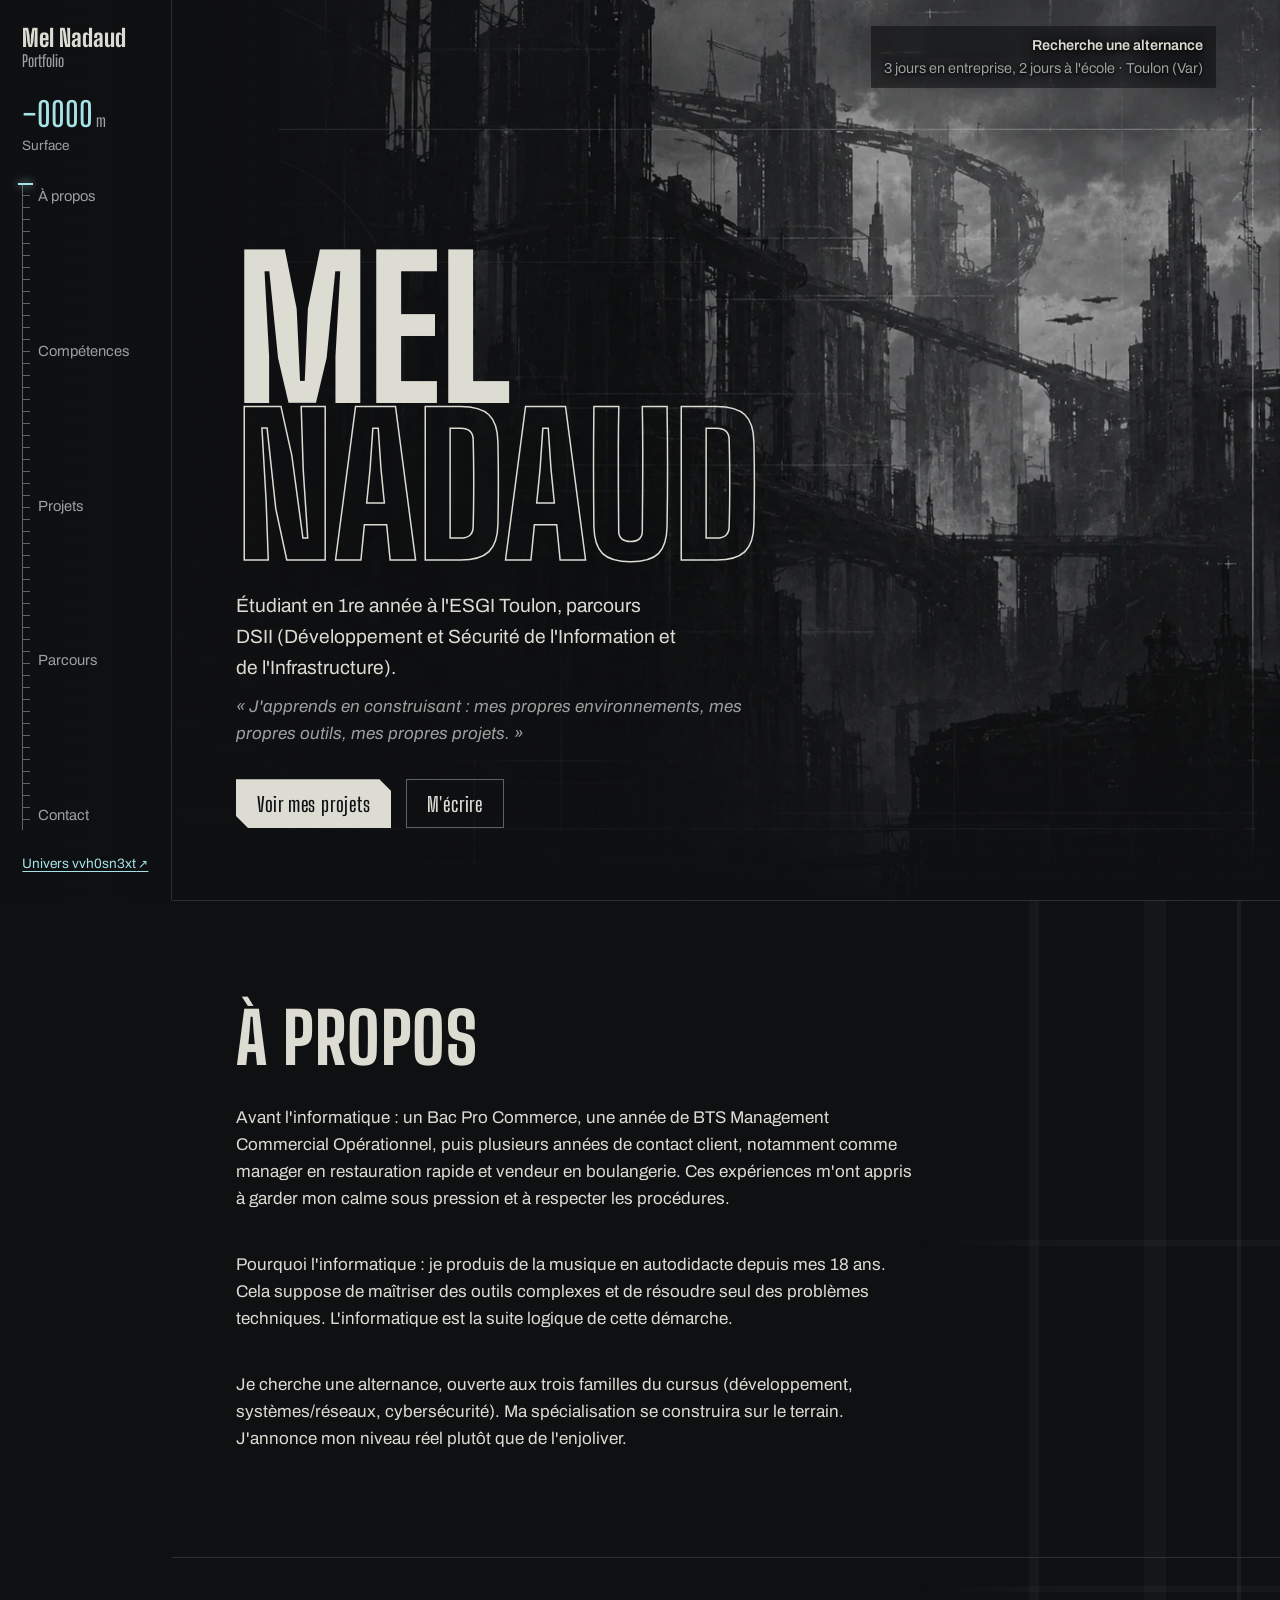
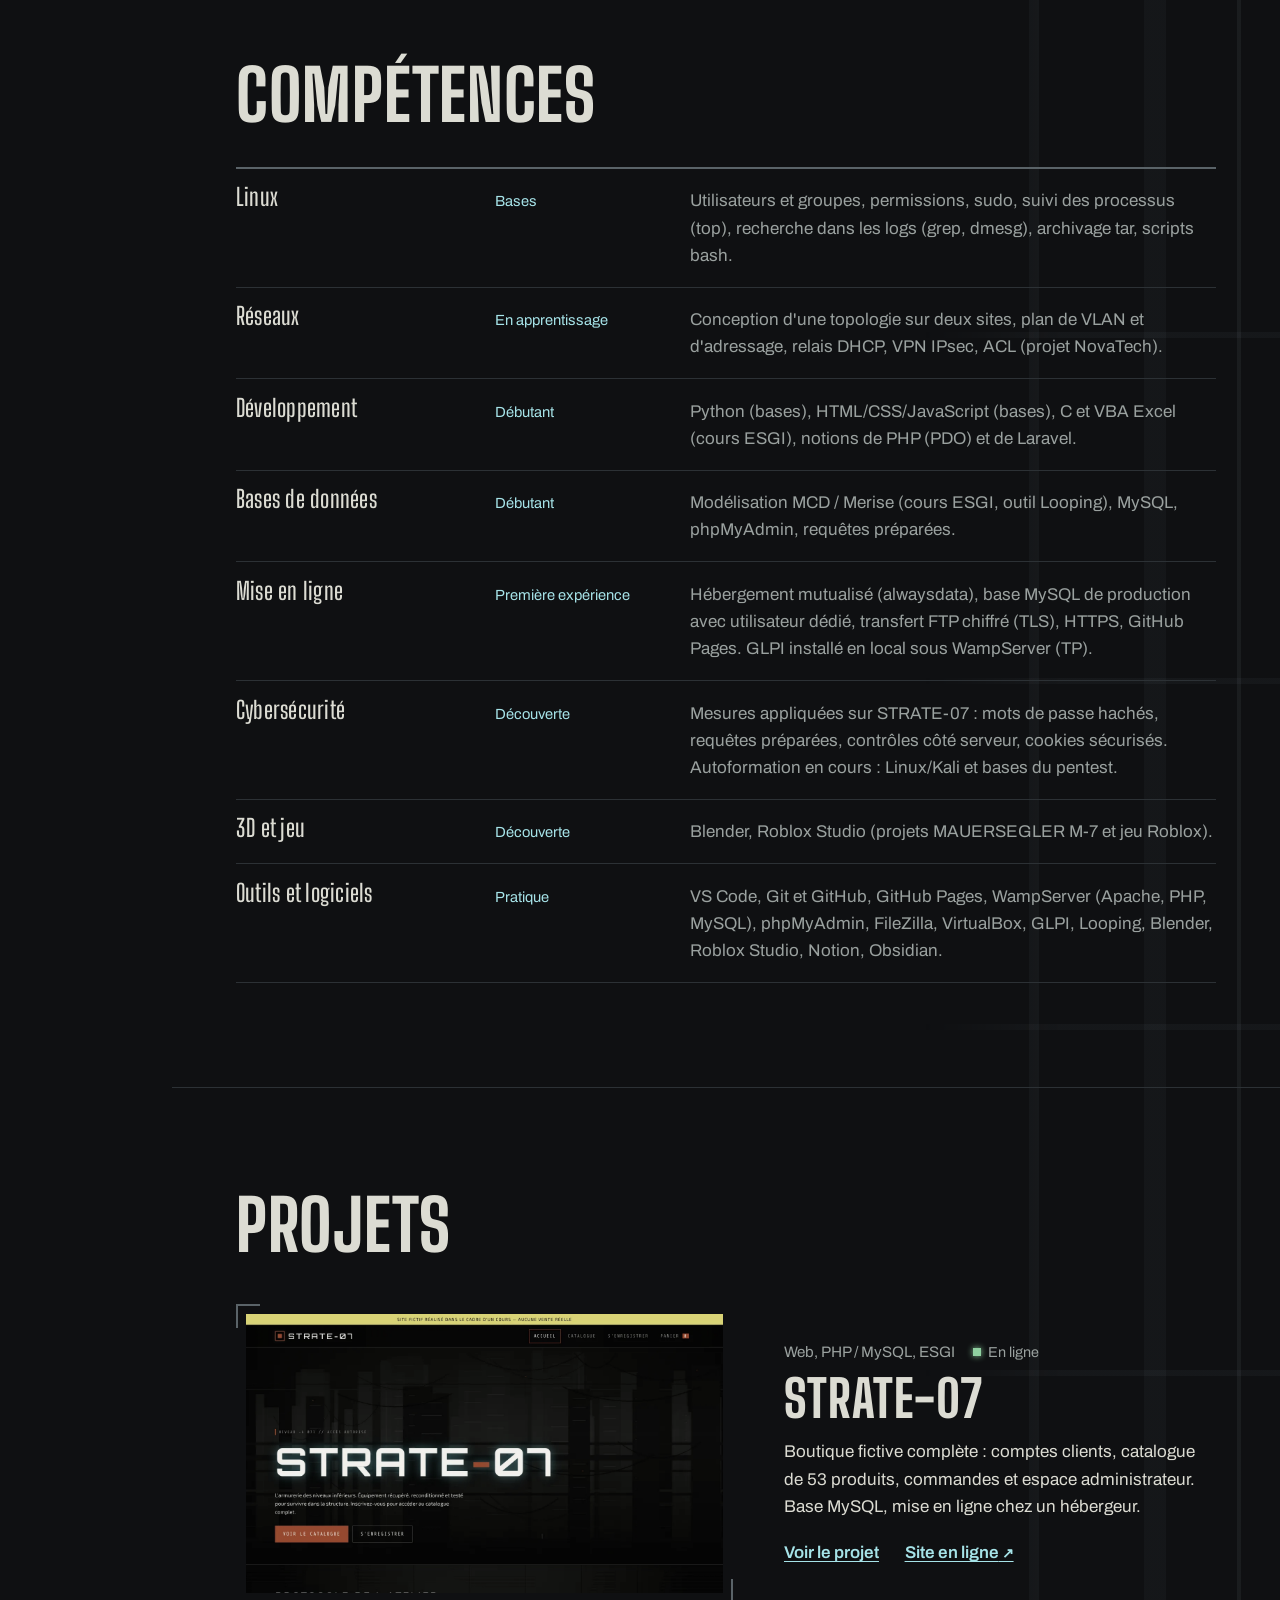
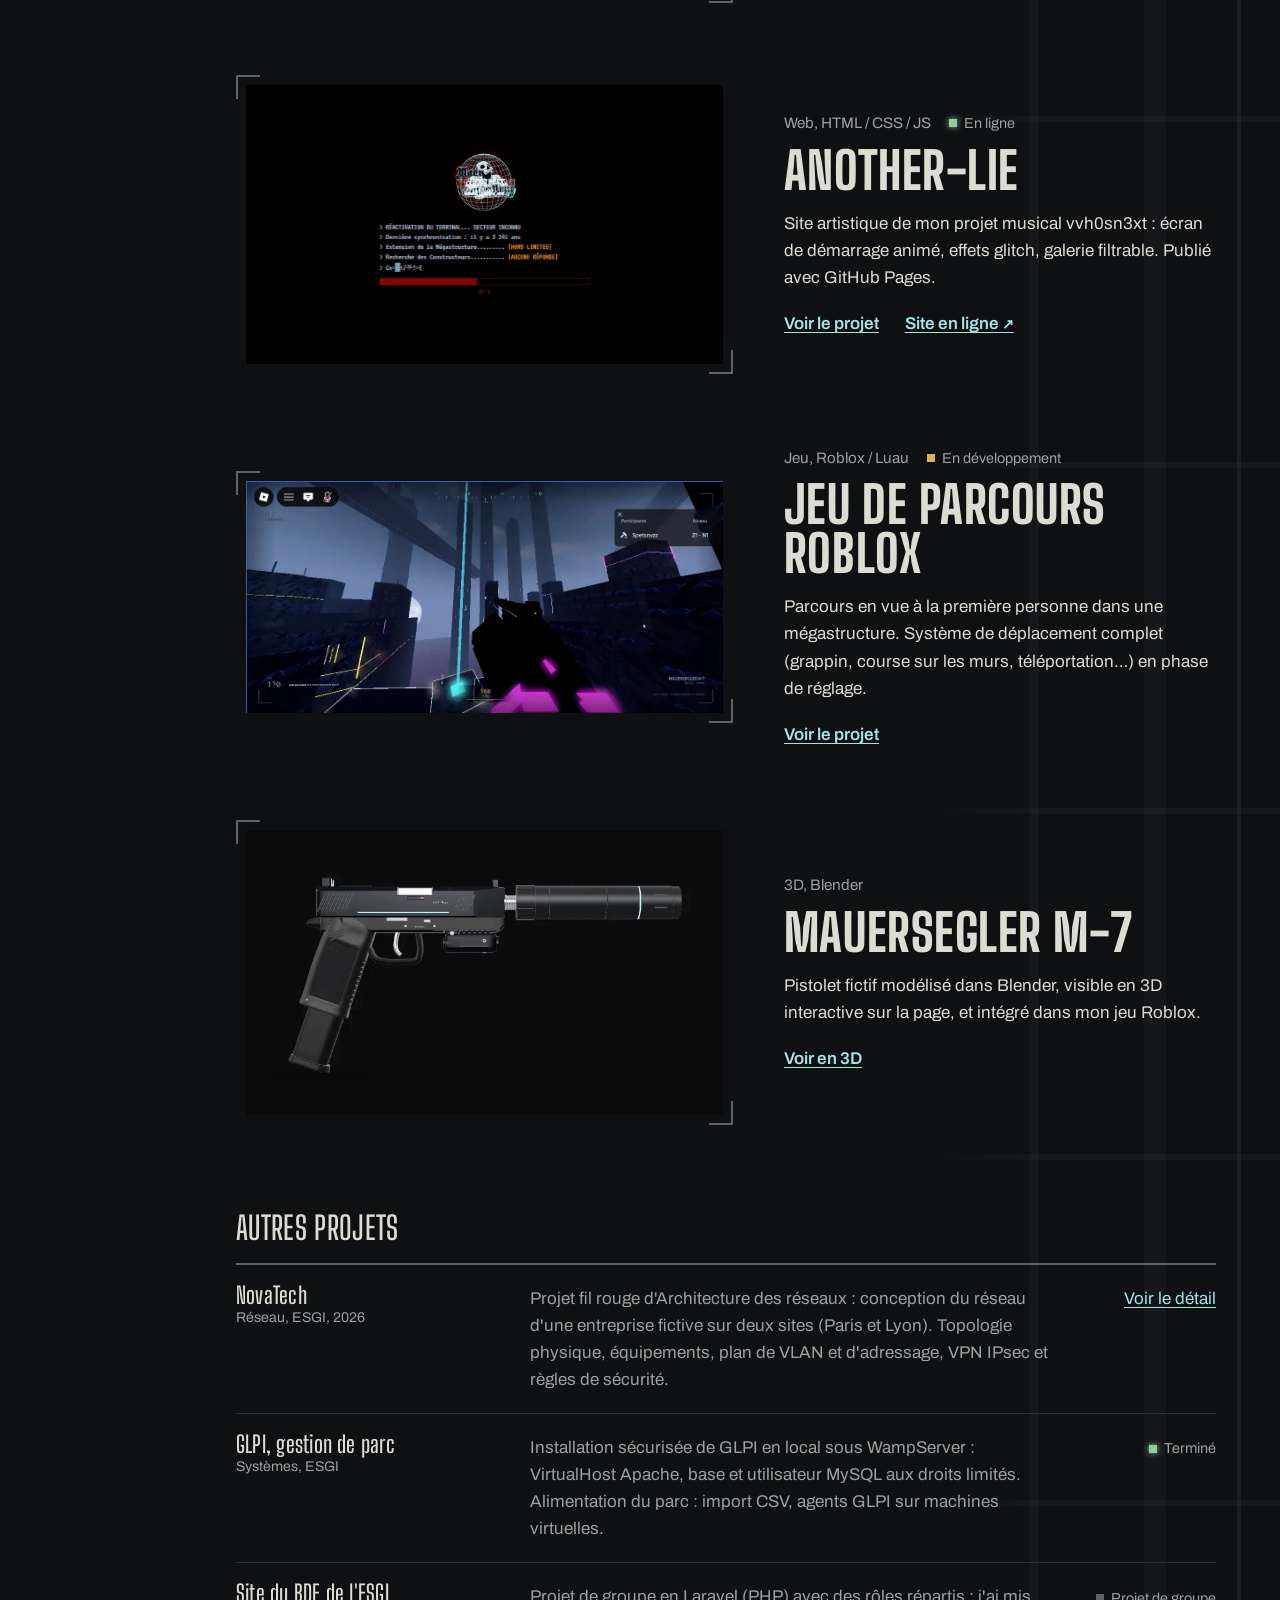
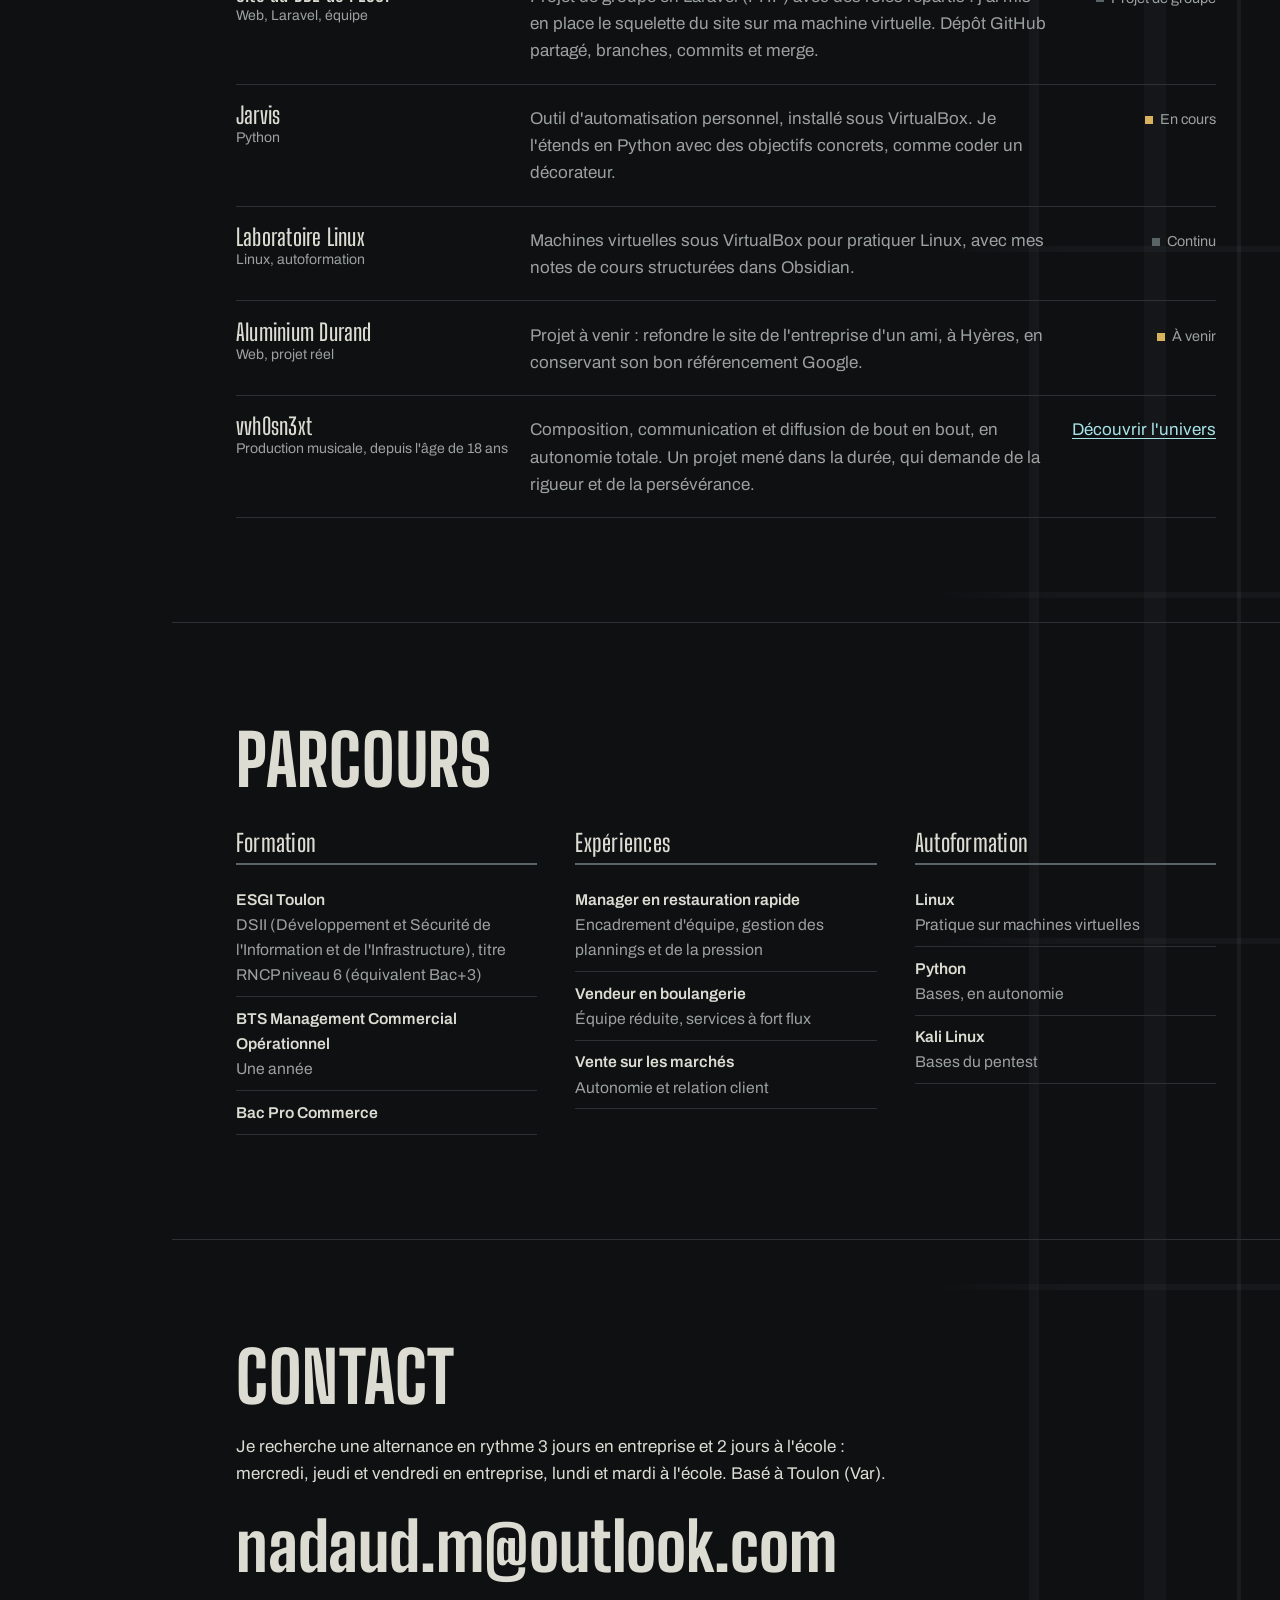
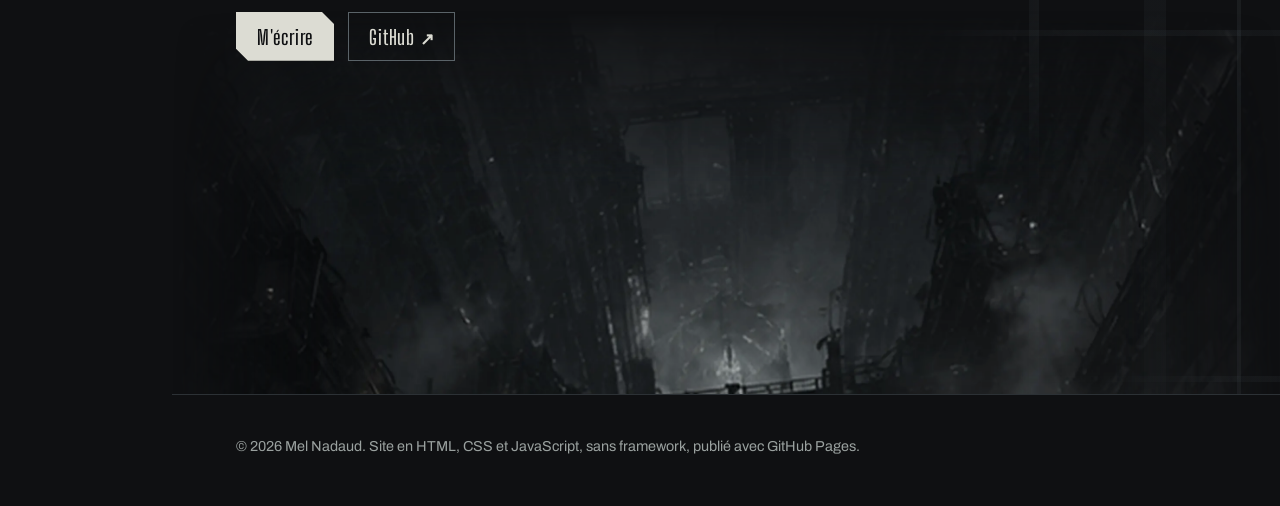
<file: index.html>
<!DOCTYPE html>
<html lang="fr">
<head>
  <meta charset="UTF-8">
  <meta name="viewport" content="width=device-width, initial-scale=1.0">
  <title>Mel Nadaud — Portfolio</title>
  <meta name="description" content="Portfolio de Mel Nadaud, étudiant en DSII à l'ESGI Toulon, à la recherche d'une alternance en développement, systèmes/réseaux ou cybersécurité.">
  <meta property="og:title" content="Mel Nadaud — Portfolio">
  <meta property="og:description" content="Étudiant en DSII à l'ESGI Toulon, à la recherche d'une alternance. Projets : STRATE-07 (PHP/MySQL), another-lie, jeu Roblox, modèle 3D, réseau NovaTech.">
  <meta property="og:type" content="website">
  <meta property="og:url" content="https://sp3tsn4zz.github.io/Portfolio/">
  <meta property="og:image" content="https://sp3tsn4zz.github.io/Portfolio/img/strate07-accueil.webp">
  <meta name="theme-color" content="#0f1012">
  <link rel="preload" href="fonts/big-shoulders-display-800.woff2" as="font" type="font/woff2" crossorigin>
  <link rel="preload" href="img/fond-megastructure.webp" as="image" media="(min-width: 901px)">
  <link rel="preload" href="img/fond-megastructure-900.webp" as="image" media="(max-width: 900px)">
  <link rel="stylesheet" href="css/style.css">
</head>
<body>

  <aside class="jauge" data-profondeur="1200" aria-label="Navigation">
    <a class="nom" href="#haut">Mel Nadaud<span>Portfolio</span></a>
    <p class="compteur" aria-hidden="true"><span>−0000</span><small>m</small></p>
    <p class="lieu" data-surface="Surface" aria-hidden="true">Surface</p>
    <nav>
      <span class="curseur" aria-hidden="true"></span>
      <a href="#apropos">À propos</a>
      <a href="#competences">Compétences</a>
      <a href="#projets">Projets</a>
      <a href="#parcours">Parcours</a>
      <a href="#contact">Contact</a>
    </nav>
    <a class="externe" href="https://sp3tsn4zz.github.io/another-lie/" target="_blank" rel="noopener">Univers vvh0sn3xt</a>
  </aside>

  <main class="contenu" id="haut">

    <header class="entree">
      <p class="dispo"><strong>Recherche une alternance</strong>3 jours en entreprise, 2 jours à l'école · Toulon (Var)</p>
      <h1>Mel <span class="nom-famille">Nadaud</span></h1>
      <p class="chapeau">Étudiant en 1re année à l'ESGI Toulon, parcours DSII (Développement et Sécurité de l'Information et de l'Infrastructure).</p>
      <p class="accroche">« J'apprends en construisant : mes propres environnements, mes propres outils, mes propres projets. »</p>
      <div class="actions">
        <a class="btn" href="#projets">Voir mes projets</a>
        <a class="btn secondaire" href="mailto:nadaud.m@outlook.com">M'écrire</a>
      </div>
    </header>

    <section id="apropos" class="piece intro-piece">
      <h2>À propos</h2>
      <p>Avant l'informatique : un Bac Pro Commerce, une année de BTS Management Commercial Opérationnel, puis plusieurs années de contact client, notamment comme manager en restauration rapide et vendeur en boulangerie. Ces expériences m'ont appris à garder mon calme sous pression et à respecter les procédures.</p>
      <p>Pourquoi l'informatique : je produis de la musique en autodidacte depuis mes 18 ans. Cela suppose de maîtriser des outils complexes et de résoudre seul des problèmes techniques. L'informatique est la suite logique de cette démarche.</p>
      <p>Je cherche une alternance, ouverte aux trois familles du cursus (développement, systèmes/réseaux, cybersécurité). Ma spécialisation se construira sur le terrain. J'annonce mon niveau réel plutôt que de l'enjoliver.</p>
    </section>

    <section id="competences" class="piece">
      <h2>Compétences</h2>
      <div class="fiche">
        <div class="ligne"><h3>Linux</h3><span class="niveau">Bases</span><p>Utilisateurs et groupes, permissions, sudo, suivi des processus (top), recherche dans les logs (grep, dmesg), archivage tar, scripts bash.</p></div>
        <div class="ligne"><h3>Réseaux</h3><span class="niveau">En apprentissage</span><p>Conception d'une topologie sur deux sites, plan de VLAN et d'adressage, relais DHCP, VPN IPsec, ACL (projet NovaTech).</p></div>
        <div class="ligne"><h3>Développement</h3><span class="niveau">Débutant</span><p>Python (bases), HTML/CSS/JavaScript (bases), C et VBA Excel (cours ESGI), notions de PHP (PDO) et de Laravel.</p></div>
        <div class="ligne"><h3>Bases de données</h3><span class="niveau">Débutant</span><p>Modélisation MCD / Merise (cours ESGI, outil Looping), MySQL, phpMyAdmin, requêtes préparées.</p></div>
        <div class="ligne"><h3>Mise en ligne</h3><span class="niveau">Première expérience</span><p>Hébergement mutualisé (alwaysdata), base MySQL de production avec utilisateur dédié, transfert FTP chiffré (TLS), HTTPS, GitHub Pages. GLPI installé en local sous WampServer (TP).</p></div>
        <div class="ligne"><h3>Cybersécurité</h3><span class="niveau">Découverte</span><p>Mesures appliquées sur STRATE-07 : mots de passe hachés, requêtes préparées, contrôles côté serveur, cookies sécurisés. Autoformation en cours : Linux/Kali et bases du pentest.</p></div>
        <div class="ligne"><h3>3D et jeu</h3><span class="niveau">Découverte</span><p>Blender, Roblox Studio (projets MAUERSEGLER M-7 et jeu Roblox).</p></div>
        <div class="ligne"><h3>Outils et logiciels</h3><span class="niveau">Pratique</span><p>VS Code, Git et GitHub, GitHub Pages, WampServer (Apache, PHP, MySQL), phpMyAdmin, FileZilla, VirtualBox, GLPI, Looping, Blender, Roblox Studio, Notion, Obsidian.</p></div>
      </div>
    </section>

    <section id="projets" class="piece">
      <h2>Projets</h2>
      <div class="baies">

        <article class="baie">
          <a class="cadre" href="strate07.html"><img src="img/strate07-accueil.webp" alt="Aperçu du site STRATE-07" width="1366" height="800" loading="lazy"></a>
          <div>
            <p class="domaine"><span>Web, PHP / MySQL, ESGI</span><span class="statut ligne">En ligne</span></p>
            <h3>STRATE-07</h3>
            <p>Boutique fictive complète : comptes clients, catalogue de 53 produits, commandes et espace administrateur. Base MySQL, mise en ligne chez un hébergeur.</p>
            <p class="liens"><a href="strate07.html">Voir le projet</a><a href="https://strate07.alwaysdata.net" target="_blank" rel="noopener">Site en ligne</a></p>
          </div>
        </article>

        <article class="baie">
          <a class="cadre" href="another-lie.html"><img src="img/anotherlie-demarrage.webp" alt="Aperçu du site another-lie" loading="lazy"></a>
          <div>
            <p class="domaine"><span>Web, HTML / CSS / JS</span><span class="statut ligne">En ligne</span></p>
            <h3>another-lie</h3>
            <p>Site artistique de mon projet musical vvh0sn3xt : écran de démarrage animé, effets glitch, galerie filtrable. Publié avec GitHub Pages.</p>
            <p class="liens"><a href="another-lie.html">Voir le projet</a><a href="https://sp3tsn4zz.github.io/another-lie/" target="_blank" rel="noopener">Site en ligne</a></p>
          </div>
        </article>

        <article class="baie">
          <a class="cadre" href="jeu-roblox.html"><img src="img/roblox-megastructure.webp" alt="Aperçu du jeu Roblox" loading="lazy"></a>
          <div>
            <p class="domaine"><span>Jeu, Roblox / Luau</span><span class="statut cours">En développement</span></p>
            <h3>Jeu de parcours Roblox</h3>
            <p>Parcours en vue à la première personne dans une mégastructure. Système de déplacement complet (grappin, course sur les murs, téléportation…) en phase de réglage.</p>
            <p class="liens"><a href="jeu-roblox.html">Voir le projet</a></p>
          </div>
        </article>

        <article class="baie">
          <a class="cadre" href="mauersegler-m7.html"><img src="img/mauersegler-m7-apercu.webp" alt="Aperçu du modèle 3D MAUERSEGLER M-7" loading="lazy"></a>
          <div>
            <p class="domaine"><span>3D, Blender</span></p>
            <h3>MAUERSEGLER M-7</h3>
            <p>Pistolet fictif modélisé dans Blender, visible en 3D interactive sur la page, et intégré dans mon jeu Roblox.</p>
            <p class="liens"><a href="mauersegler-m7.html">Voir en 3D</a></p>
          </div>
        </article>

      </div>

      <h3 class="registre-titre">Autres projets</h3>
      <div class="registre">
        <article class="entree-reg">
          <h3>NovaTech<span class="domaine">Réseau, ESGI, 2026</span></h3>
          <p>Projet fil rouge d'Architecture des réseaux : conception du réseau d'une entreprise fictive sur deux sites (Paris et Lyon). Topologie physique, équipements, plan de VLAN et d'adressage, VPN IPsec et règles de sécurité.</p>
          <a href="projet1.html">Voir le détail</a>
        </article>
        <article class="entree-reg">
          <h3>GLPI, gestion de parc<span class="domaine">Systèmes, ESGI</span></h3>
          <p>Installation sécurisée de GLPI en local sous WampServer : VirtualHost Apache, base et utilisateur MySQL aux droits limités. Alimentation du parc : import CSV, agents GLPI sur machines virtuelles.</p>
          <span class="statut ligne">Terminé</span>
        </article>
        <article class="entree-reg">
          <h3>Site du BDE de l'ESGI<span class="domaine">Web, Laravel, équipe</span></h3>
          <p>Projet de groupe en Laravel (PHP) avec des rôles répartis : j'ai mis en place le squelette du site sur ma machine virtuelle. Dépôt GitHub partagé, branches, commits et merge.</p>
          <span class="statut">Projet de groupe</span>
        </article>
        <article class="entree-reg">
          <h3>Jarvis<span class="domaine">Python</span></h3>
          <p>Outil d'automatisation personnel, installé sous VirtualBox. Je l'étends en Python avec des objectifs concrets, comme coder un décorateur.</p>
          <span class="statut cours">En cours</span>
        </article>
        <article class="entree-reg">
          <h3>Laboratoire Linux<span class="domaine">Linux, autoformation</span></h3>
          <p>Machines virtuelles sous VirtualBox pour pratiquer Linux, avec mes notes de cours structurées dans Obsidian.</p>
          <span class="statut">Continu</span>
        </article>
        <article class="entree-reg">
          <h3>Aluminium Durand<span class="domaine">Web, projet réel</span></h3>
          <p>Projet à venir : refondre le site de l'entreprise d'un ami, à Hyères, en conservant son bon référencement Google.</p>
          <span class="statut cours">À venir</span>
        </article>
        <article class="entree-reg">
          <h3>vvh0sn3xt<span class="domaine">Production musicale, depuis l'âge de 18 ans</span></h3>
          <p>Composition, communication et diffusion de bout en bout, en autonomie totale. Un projet mené dans la durée, qui demande de la rigueur et de la persévérance.</p>
          <a href="another-lie.html">Découvrir l'univers</a>
        </article>
      </div>
    </section>

    <section id="parcours" class="piece">
      <h2>Parcours</h2>
      <div class="colonnes-parcours">
        <div>
          <h3>Formation</h3>
          <ul>
            <li><strong>ESGI Toulon</strong>DSII (Développement et Sécurité de l'Information et de l'Infrastructure), titre RNCP niveau 6 (équivalent Bac+3)</li>
            <li><strong>BTS Management Commercial Opérationnel</strong>Une année</li>
            <li><strong>Bac Pro Commerce</strong></li>
          </ul>
        </div>
        <div>
          <h3>Expériences</h3>
          <ul>
            <li><strong>Manager en restauration rapide</strong>Encadrement d'équipe, gestion des plannings et de la pression</li>
            <li><strong>Vendeur en boulangerie</strong>Équipe réduite, services à fort flux</li>
            <li><strong>Vente sur les marchés</strong>Autonomie et relation client</li>
          </ul>
        </div>
        <div>
          <h3>Autoformation</h3>
          <ul>
            <li><strong>Linux</strong>Pratique sur machines virtuelles</li>
            <li><strong>Python</strong>Bases, en autonomie</li>
            <li><strong>Kali Linux</strong>Bases du pentest</li>
          </ul>
        </div>
      </div>
    </section>

    <section id="contact" class="piece fond">
      <h2>Contact</h2>
      <p>Je recherche une alternance en rythme 3 jours en entreprise et 2 jours à l'école : mercredi, jeudi et vendredi en entreprise, lundi et mardi à l'école. Basé à Toulon (Var).</p>
      <p class="adresse"><a href="mailto:nadaud.m@outlook.com?subject=Alternance%20-%20Mel%20Nadaud">nadaud.m@outlook.com</a></p>
      <div class="actions">
        <a class="btn" href="mailto:nadaud.m@outlook.com?subject=Alternance%20-%20Mel%20Nadaud">M'écrire</a>
        <a class="btn secondaire" href="https://github.com/Sp3tsn4zz" target="_blank" rel="noopener">GitHub</a>
      </div>
    </section>

  </main>

  <footer class="pied">© 2026 Mel Nadaud. Site en HTML, CSS et JavaScript, sans framework, publié avec GitHub Pages.</footer>

  <script src="js/profondeur.js" defer></script>
</body>
</html>
</file>
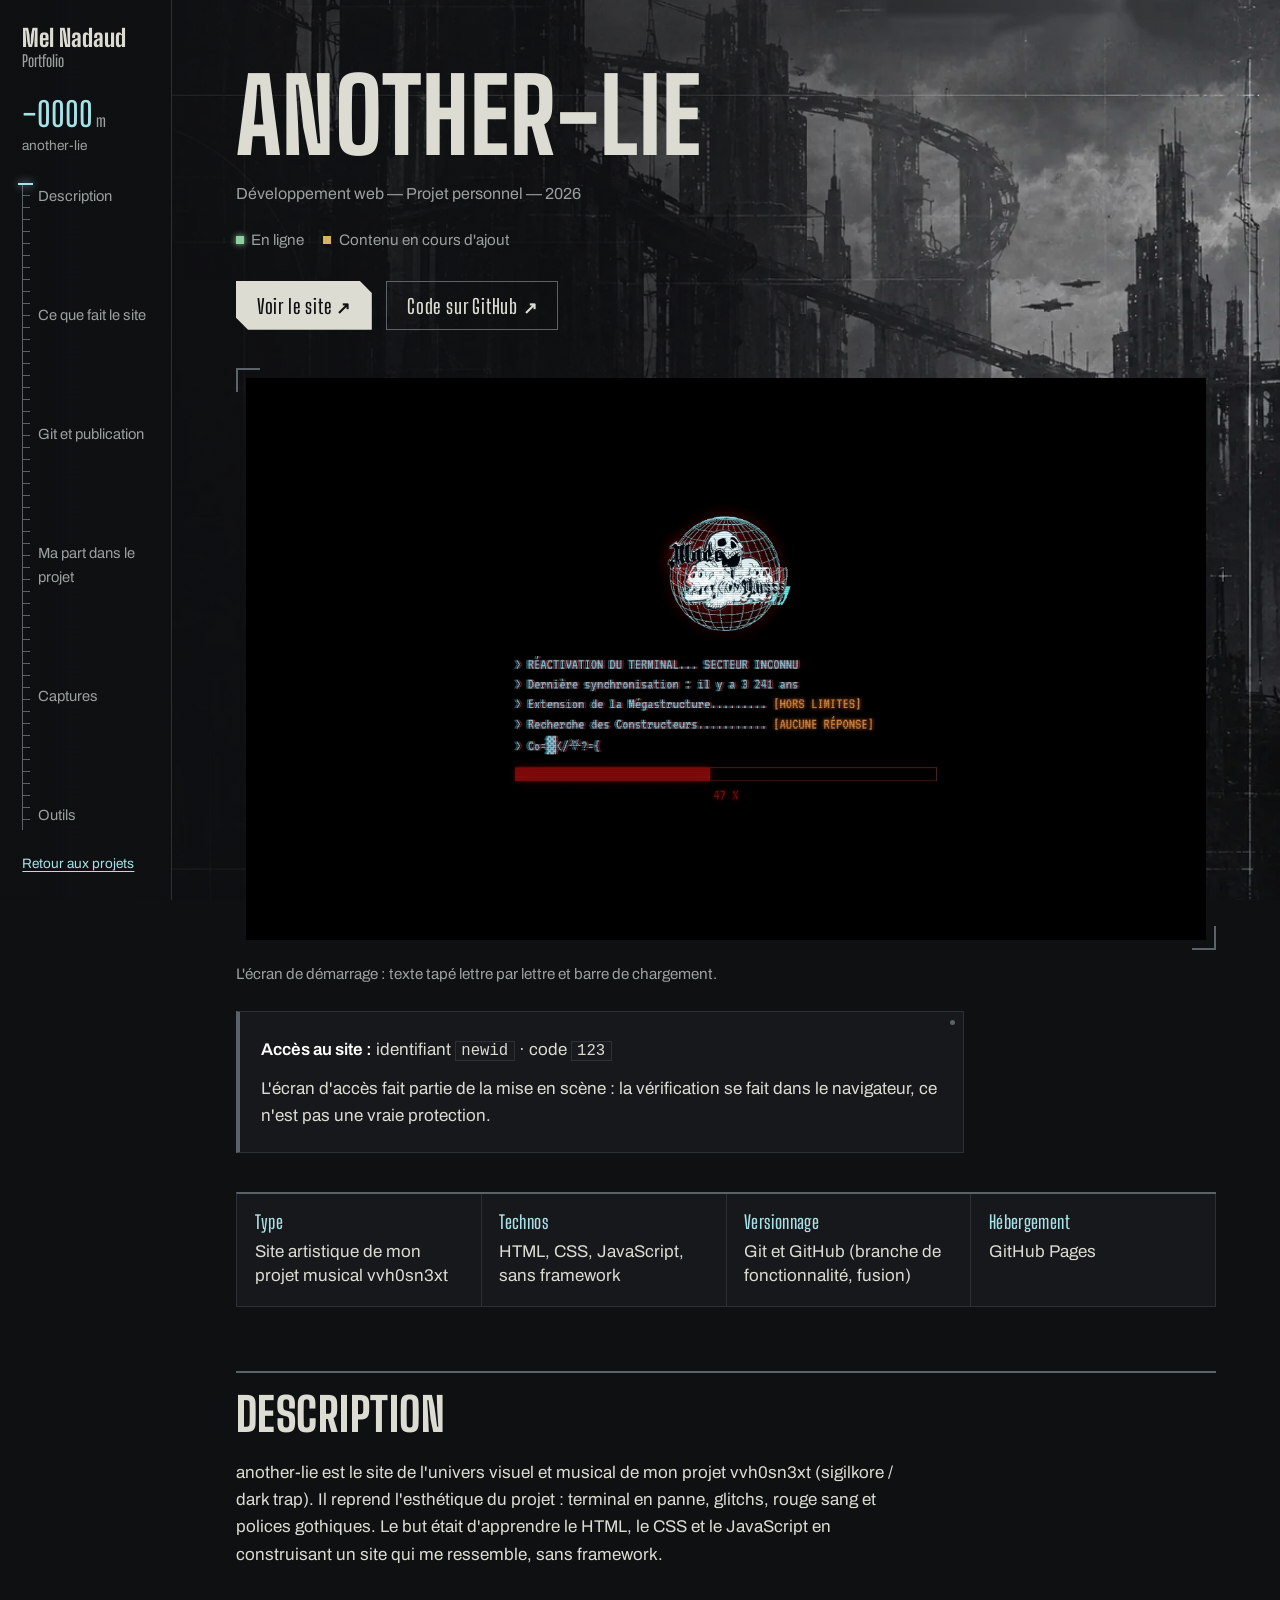
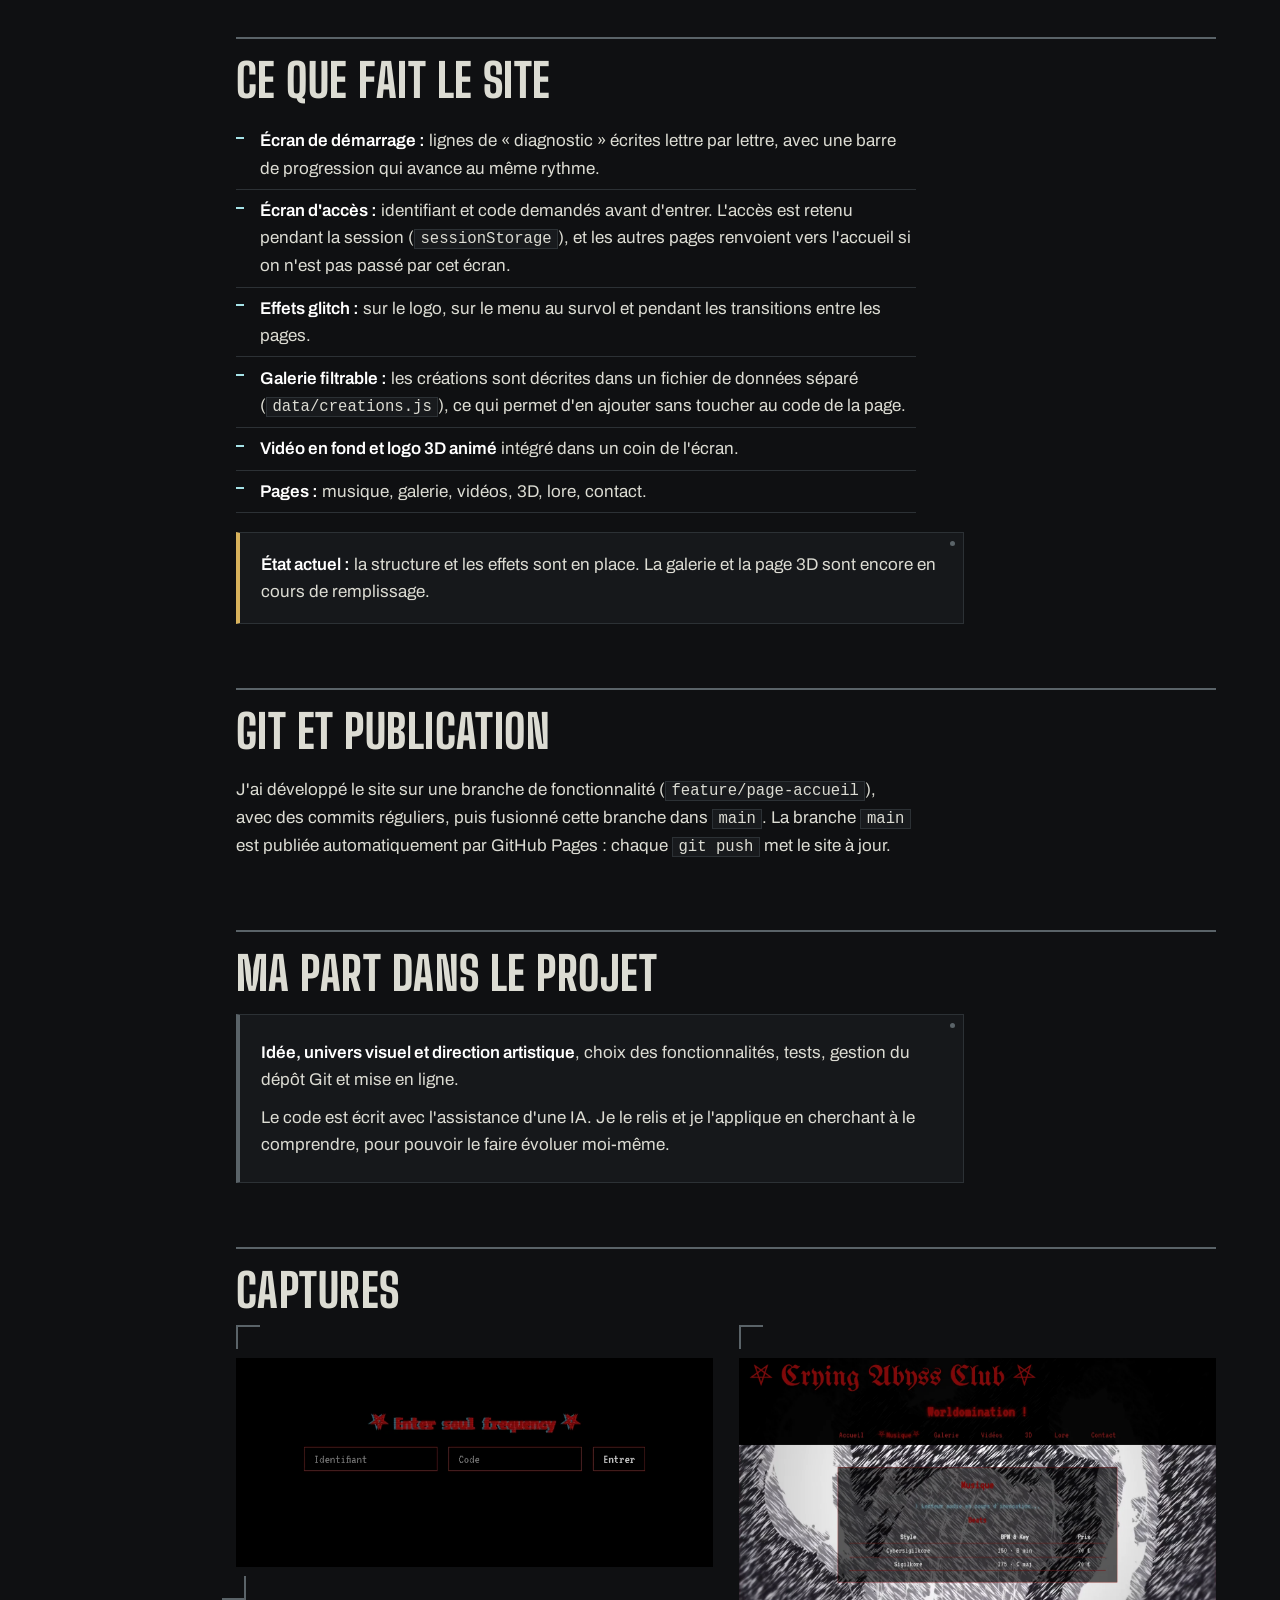
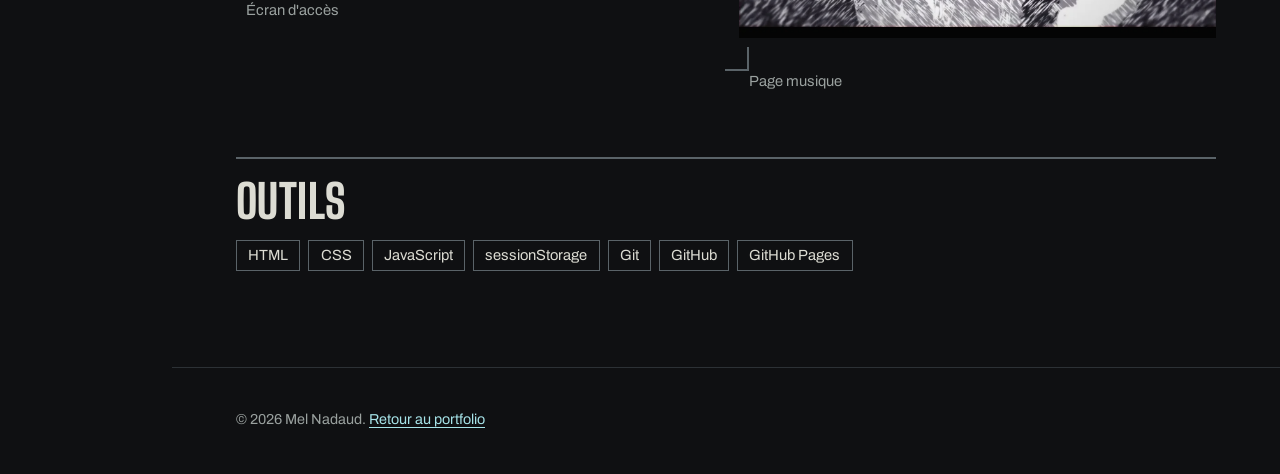
<file: another-lie.html>
<!DOCTYPE html>
<html lang="fr">
<head>
  <meta charset="UTF-8">
  <meta name="viewport" content="width=device-width, initial-scale=1.0">
  <title>another-lie — Site de l'univers vvh0sn3xt — Mel Nadaud</title>
  <meta name="description" content="another-lie : site artistique de l'univers vvh0sn3xt, en HTML, CSS et JavaScript, publié avec GitHub Pages.">
  <meta name="theme-color" content="#0f1012">
  <link rel="preload" href="fonts/big-shoulders-display-800.woff2" as="font" type="font/woff2" crossorigin>
  <link rel="stylesheet" href="css/style.css">
  <link rel="stylesheet" href="css/projet.css">
</head>
<body class="p-anotherlie">

  <aside class="jauge" data-profondeur="400" aria-label="Navigation">
    <a class="nom" href="index.html">Mel Nadaud<span>Portfolio</span></a>
    <p class="compteur" aria-hidden="true"><span>−0000</span><small>m</small></p>
    <p class="lieu" data-surface="another-lie" aria-hidden="true">another-lie</p>
    <nav>
      <span class="curseur" aria-hidden="true"></span>
      <a href="#description">Description</a>
      <a href="#ce-que-fait-le-site">Ce que fait le site</a>
      <a href="#git-et-publication">Git et publication</a>
      <a href="#ma-part-dans-le-projet">Ma part dans le projet</a>
      <a href="#captures">Captures</a>
      <a href="#outils">Outils</a>
    </nav>
    <a class="externe" href="index.html#projets">Retour aux projets</a>
  </aside>

  <main class="project-detail contenu">
    <h1>another-lie</h1>
    <p class="project-meta">Développement web — Projet personnel — 2026</p>
    <div class="badges"><span class="badge ligne">En ligne</span><span class="badge dev">Contenu en cours d'ajout</span></div>

    <div class="actions">
      <a class="btn" href="https://sp3tsn4zz.github.io/another-lie/" target="_blank" rel="noopener">Voir le site</a>
      <a class="btn secondaire" href="https://github.com/Sp3tsn4zz/another-lie" target="_blank" rel="noopener">Code sur GitHub</a>
    </div>

    <div class="cadre hero"><img src="img/anotherlie-demarrage.webp" alt="Écran de démarrage animé du site another-lie"  width="1366" height="800"></div>
    <p class="caption">L'écran de démarrage : texte tapé lettre par lettre et barre de chargement.</p>

    <div class="encadre">
      <p><strong>Accès au site :</strong> identifiant <code>newid</code> · code <code>123</code></p>
      <p>L'écran d'accès fait partie de la mise en scène : la vérification se fait dans le navigateur, ce n'est pas une vraie protection.</p>
    </div>

    <div class="facts">
      <div><b>Type</b>Site artistique de mon projet musical vvh0sn3xt</div>
      <div><b>Technos</b>HTML, CSS, JavaScript, sans framework</div>
      <div><b>Versionnage</b>Git et GitHub (branche de fonctionnalité, fusion)</div>
      <div><b>Hébergement</b>GitHub Pages</div>
    </div>

    <h2 id="description">Description</h2>
    <p>another-lie est le site de l'univers visuel et musical de mon projet vvh0sn3xt (sigilkore / dark trap). Il reprend l'esthétique du projet : terminal en panne, glitchs, rouge sang et polices gothiques. Le but était d'apprendre le HTML, le CSS et le JavaScript en construisant un site qui me ressemble, sans framework.</p>

    <h2 id="ce-que-fait-le-site">Ce que fait le site</h2>
    <ul>
      <li><strong>Écran de démarrage :</strong> lignes de « diagnostic » écrites lettre par lettre, avec une barre de progression qui avance au même rythme.</li>
      <li><strong>Écran d'accès :</strong> identifiant et code demandés avant d'entrer. L'accès est retenu pendant la session (<code>sessionStorage</code>), et les autres pages renvoient vers l'accueil si on n'est pas passé par cet écran.</li>
      <li><strong>Effets glitch :</strong> sur le logo, sur le menu au survol et pendant les transitions entre les pages.</li>
      <li><strong>Galerie filtrable :</strong> les créations sont décrites dans un fichier de données séparé (<code>data/creations.js</code>), ce qui permet d'en ajouter sans toucher au code de la page.</li>
      <li><strong>Vidéo en fond et logo 3D animé</strong> intégré dans un coin de l'écran.</li>
      <li><strong>Pages :</strong> musique, galerie, vidéos, 3D, lore, contact.</li>
    </ul>

    <div class="encadre note">
      <strong>État actuel :</strong> la structure et les effets sont en place. La galerie et la page 3D sont encore en cours de remplissage.
    </div>

    <h2 id="git-et-publication">Git et publication</h2>
    <p>J'ai développé le site sur une branche de fonctionnalité (<code>feature/page-accueil</code>), avec des commits réguliers, puis fusionné cette branche dans <code>main</code>. La branche <code>main</code> est publiée automatiquement par GitHub Pages : chaque <code>git push</code> met le site à jour.</p>

    <h2 id="ma-part-dans-le-projet">Ma part dans le projet</h2>
    <div class="encadre">
      <p><strong>Idée, univers visuel et direction artistique</strong>, choix des fonctionnalités, tests, gestion du dépôt Git et mise en ligne.</p>
      <p>Le code est écrit avec l'assistance d'une IA. Je le relis et je l'applique en cherchant à le comprendre, pour pouvoir le faire évoluer moi-même.</p>
    </div>

    <h2 id="captures">Captures</h2>
    <div class="galerie">
      <figure><a class="cadre" href="img/anotherlie-acces.webp" target="_blank" rel="noopener"><img src="img/anotherlie-acces.webp" alt="Écran d'accès « Enter soul frequency »" loading="lazy"></a><figcaption>Écran d'accès</figcaption></figure>
      <figure><a class="cadre" href="img/anotherlie-musique.webp" target="_blank" rel="noopener"><img src="img/anotherlie-musique.webp" alt="Page musique du site another-lie" loading="lazy"></a><figcaption>Page musique</figcaption></figure>
    </div>

    <h2 id="outils">Outils</h2>
    <div class="tags">
      <span>HTML</span><span>CSS</span><span>JavaScript</span><span>sessionStorage</span><span>Git</span><span>GitHub</span><span>GitHub Pages</span>
    </div>
  </main>

  <footer class="pied">© 2026 Mel Nadaud. <a href="index.html">Retour au portfolio</a></footer>

  <script src="js/profondeur.js" defer></script>
</body>
</html>
</file>
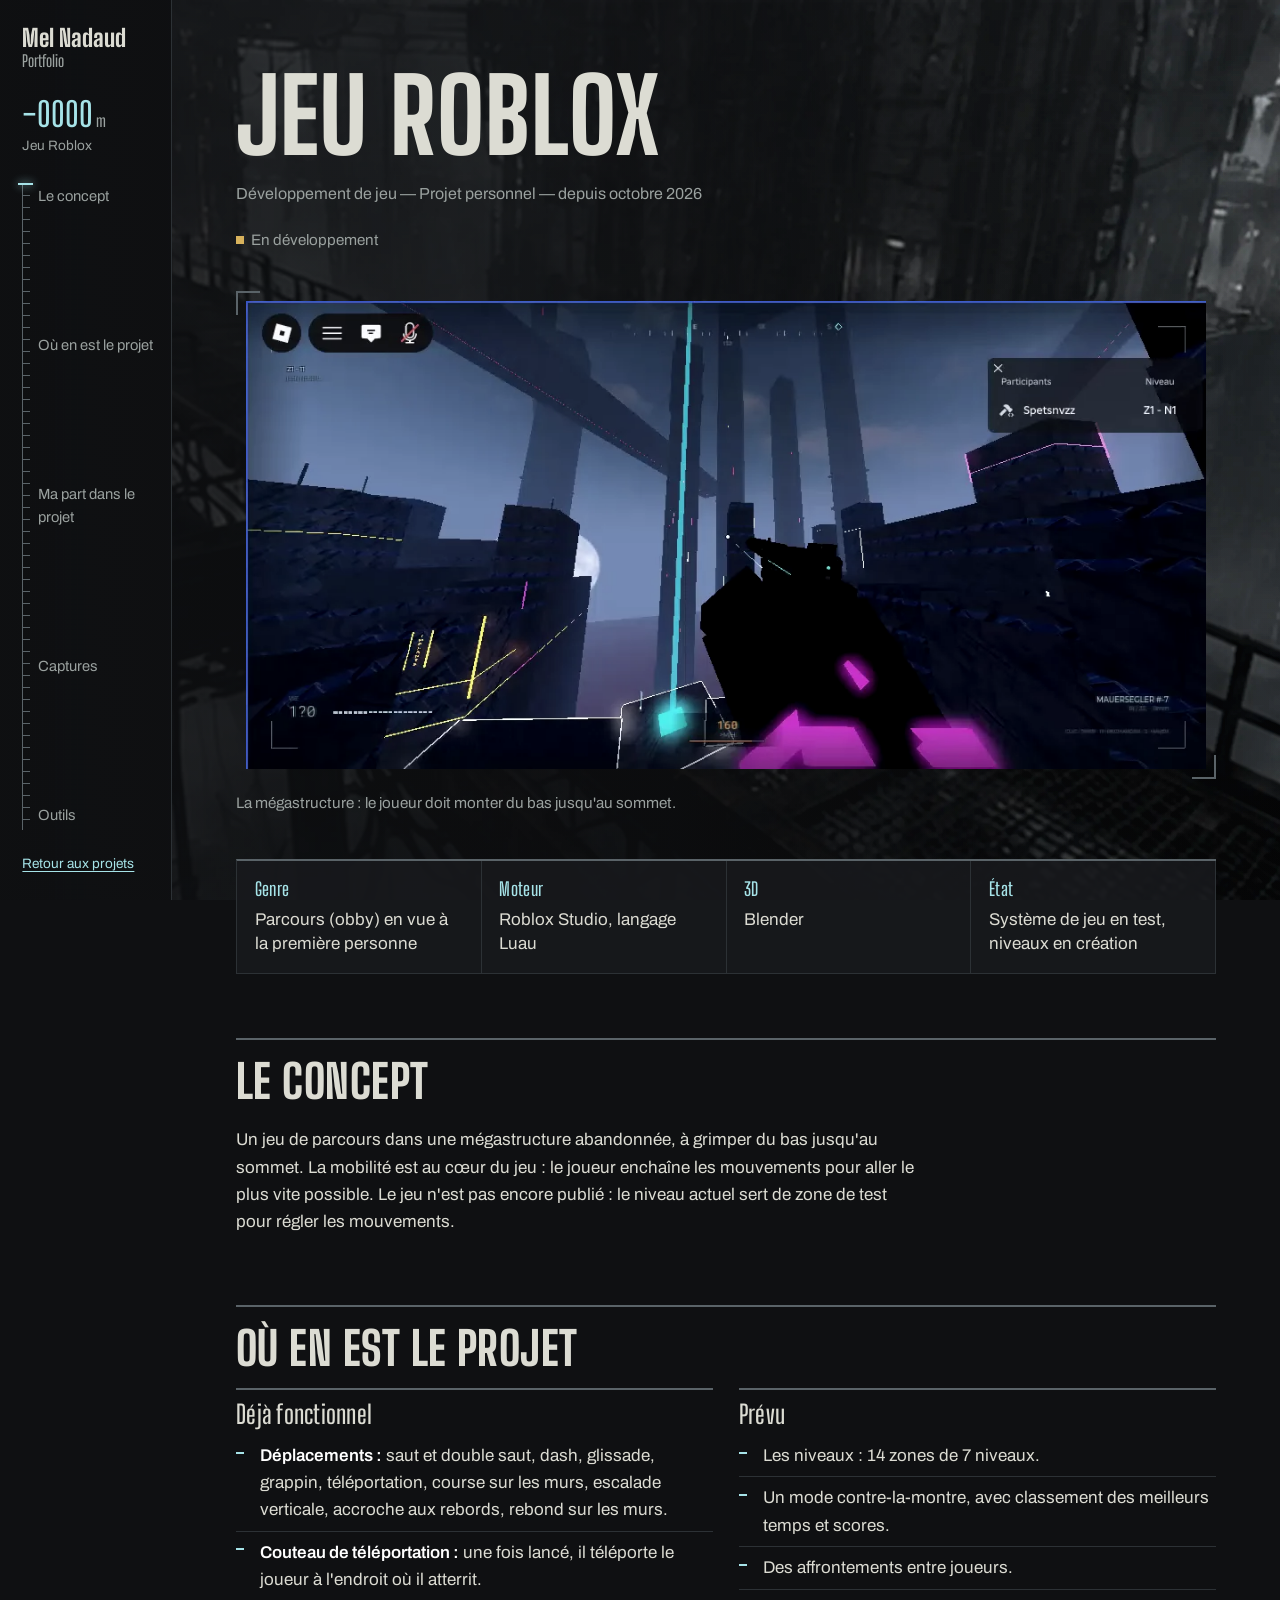
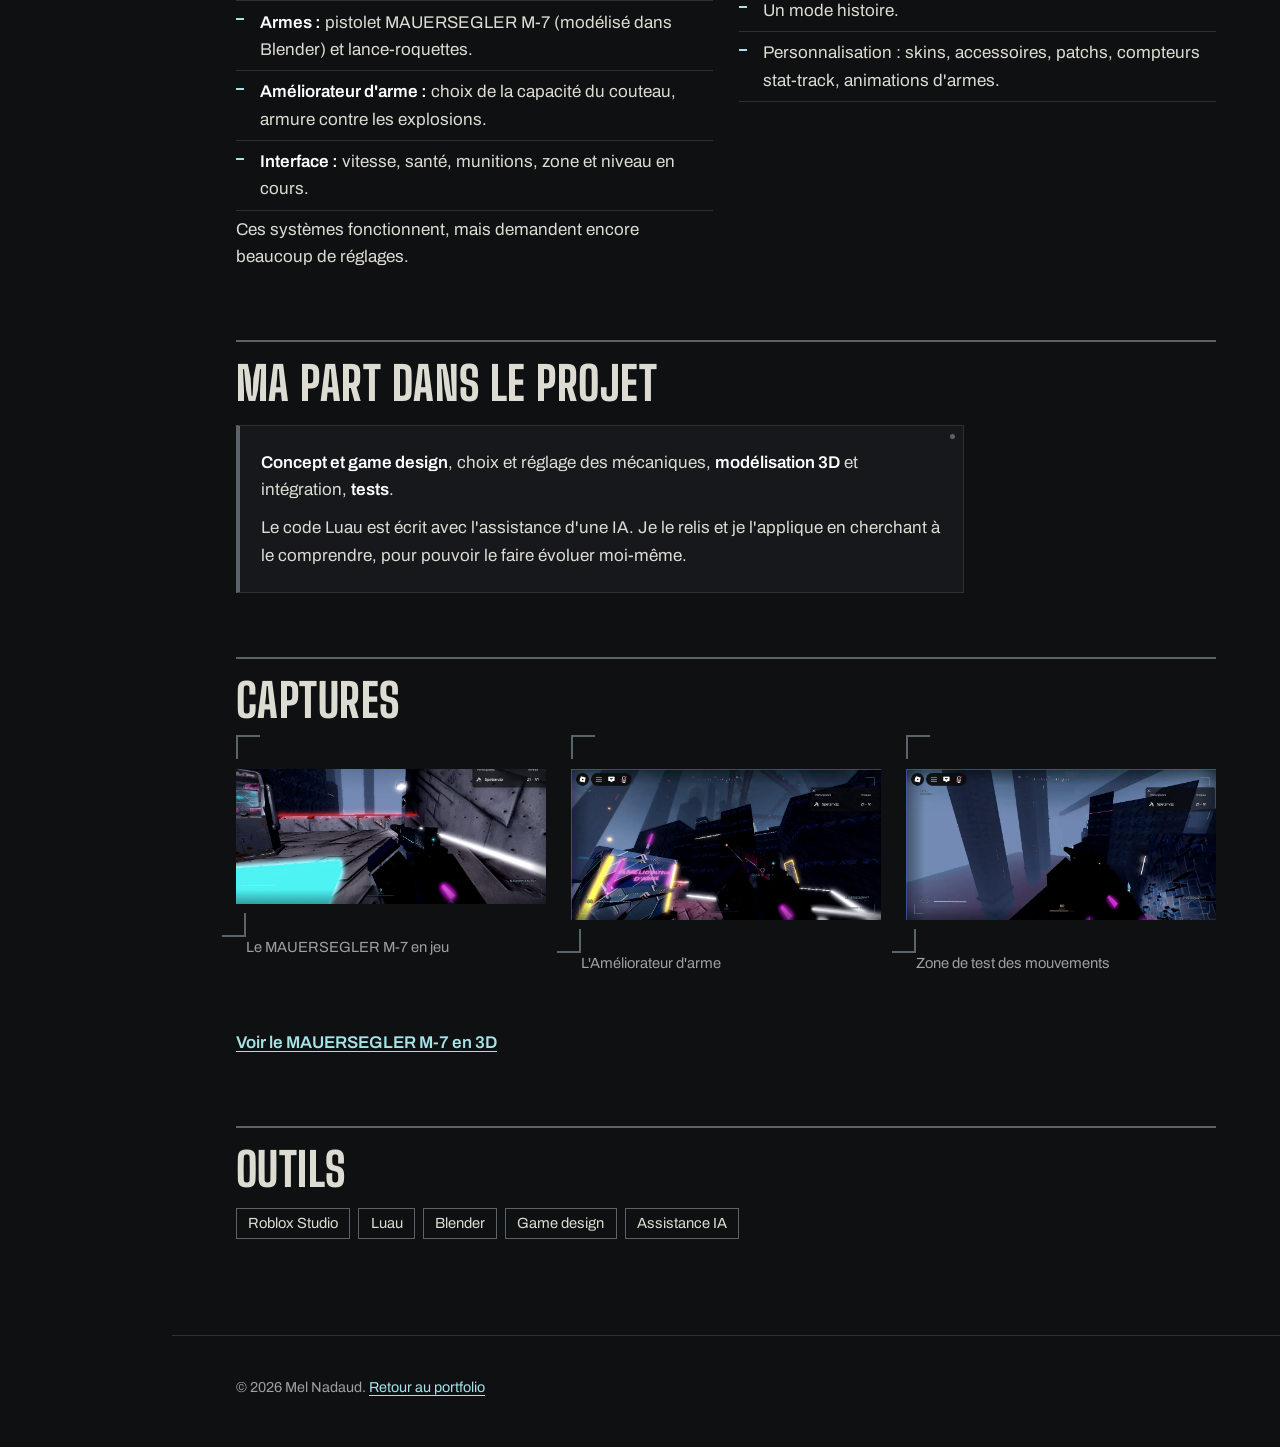
<file: jeu-roblox.html>
<!DOCTYPE html>
<html lang="fr">
<head>
  <meta charset="UTF-8">
  <meta name="viewport" content="width=device-width, initial-scale=1.0">
  <title>Jeu Roblox — En développement — Mel Nadaud</title>
  <meta name="description" content="Jeu de parcours en vue à la première personne sur Roblox, en développement : système de déplacement complet, armes et améliorations.">
  <meta name="theme-color" content="#0f1012">
  <link rel="preload" href="fonts/big-shoulders-display-800.woff2" as="font" type="font/woff2" crossorigin>
  <link rel="stylesheet" href="css/style.css">
  <link rel="stylesheet" href="css/projet.css">
</head>
<body class="p-roblox">

  <aside class="jauge" data-profondeur="400" aria-label="Navigation">
    <a class="nom" href="index.html">Mel Nadaud<span>Portfolio</span></a>
    <p class="compteur" aria-hidden="true"><span>−0000</span><small>m</small></p>
    <p class="lieu" data-surface="Jeu Roblox" aria-hidden="true">Jeu Roblox</p>
    <nav>
      <span class="curseur" aria-hidden="true"></span>
      <a href="#le-concept">Le concept</a>
      <a href="#ou-en-est-le-projet">Où en est le projet</a>
      <a href="#ma-part-dans-le-projet">Ma part dans le projet</a>
      <a href="#captures">Captures</a>
      <a href="#outils">Outils</a>
    </nav>
    <a class="externe" href="index.html#projets">Retour aux projets</a>
  </aside>

  <main class="project-detail contenu">
    <h1>Jeu Roblox</h1>
    <p class="project-meta">Développement de jeu — Projet personnel — depuis octobre 2026</p>
    <div class="badges"><span class="badge dev">En développement</span></div>

    <div class="cadre hero"><img src="img/roblox-megastructure.webp" alt="Vue de la mégastructure dans le jeu, avec le pistolet MAUERSEGLER M-7 en main"  width="1078" height="526"></div>
    <p class="caption">La mégastructure : le joueur doit monter du bas jusqu'au sommet.</p>

    <div class="facts">
      <div><b>Genre</b>Parcours (obby) en vue à la première personne</div>
      <div><b>Moteur</b>Roblox Studio, langage Luau</div>
      <div><b>3D</b>Blender</div>
      <div><b>État</b>Système de jeu en test, niveaux en création</div>
    </div>

    <h2 id="le-concept">Le concept</h2>
    <p>Un jeu de parcours dans une mégastructure abandonnée, à grimper du bas jusqu'au sommet. La mobilité est au cœur du jeu : le joueur enchaîne les mouvements pour aller le plus vite possible. Le jeu n'est pas encore publié : le niveau actuel sert de zone de test pour régler les mouvements.</p>

    <h2 id="ou-en-est-le-projet">Où en est le projet</h2>
    <div class="colonnes">
      <div>
        <h3>Déjà fonctionnel</h3>
        <ul>
          <li><strong>Déplacements :</strong> saut et double saut, dash, glissade, grappin, téléportation, course sur les murs, escalade verticale, accroche aux rebords, rebond sur les murs.</li>
          <li><strong>Couteau de téléportation :</strong> une fois lancé, il téléporte le joueur à l'endroit où il atterrit.</li>
          <li><strong>Armes :</strong> pistolet MAUERSEGLER M-7 (modélisé dans Blender) et lance-roquettes.</li>
          <li><strong>Améliorateur d'arme :</strong> choix de la capacité du couteau, armure contre les explosions.</li>
          <li><strong>Interface :</strong> vitesse, santé, munitions, zone et niveau en cours.</li>
        </ul>
        <p>Ces systèmes fonctionnent, mais demandent encore beaucoup de réglages.</p>
      </div>
      <div>
        <h3>Prévu</h3>
        <ul>
          <li>Les niveaux : 14 zones de 7 niveaux.</li>
          <li>Un mode contre-la-montre, avec classement des meilleurs temps et scores.</li>
          <li>Des affrontements entre joueurs.</li>
          <li>Un mode histoire.</li>
          <li>Personnalisation : skins, accessoires, patchs, compteurs stat-track, animations d'armes.</li>
        </ul>
      </div>
    </div>

    <h2 id="ma-part-dans-le-projet">Ma part dans le projet</h2>
    <div class="encadre">
      <p><strong>Concept et game design</strong>, choix et réglage des mécaniques, <strong>modélisation 3D</strong> et intégration, <strong>tests</strong>.</p>
      <p>Le code Luau est écrit avec l'assistance d'une IA. Je le relis et je l'applique en cherchant à le comprendre, pour pouvoir le faire évoluer moi-même.</p>
    </div>

    <h2 id="captures">Captures</h2>
    <div class="galerie">
      <figure><a class="cadre" href="img/roblox-mauersegler.webp" target="_blank" rel="noopener"><img src="img/roblox-mauersegler.webp" alt="Le pistolet MAUERSEGLER M-7 en vue à la première personne, avec l'interface du jeu" loading="lazy"></a><figcaption>Le MAUERSEGLER M-7 en jeu</figcaption></figure>
      <figure><a class="cadre" href="img/roblox-ameliorateur.webp" target="_blank" rel="noopener"><img src="img/roblox-ameliorateur.webp" alt="La borne Améliorateur d'arme dans la zone de test" loading="lazy"></a><figcaption>L'Améliorateur d'arme</figcaption></figure>
      <figure><a class="cadre" href="img/roblox-zone-test.webp" target="_blank" rel="noopener"><img src="img/roblox-zone-test.webp" alt="Structures en hauteur dans la zone de test" loading="lazy"></a><figcaption>Zone de test des mouvements</figcaption></figure>
    </div>

    <p class="suite"><a href="mauersegler-m7.html">Voir le MAUERSEGLER M-7 en 3D</a></p>

    <h2 id="outils">Outils</h2>
    <div class="tags">
      <span>Roblox Studio</span><span>Luau</span><span>Blender</span><span>Game design</span><span>Assistance IA</span>
    </div>
  </main>

  <footer class="pied">© 2026 Mel Nadaud. <a href="index.html">Retour au portfolio</a></footer>

  <script src="js/profondeur.js" defer></script>
</body>
</html>
</file>
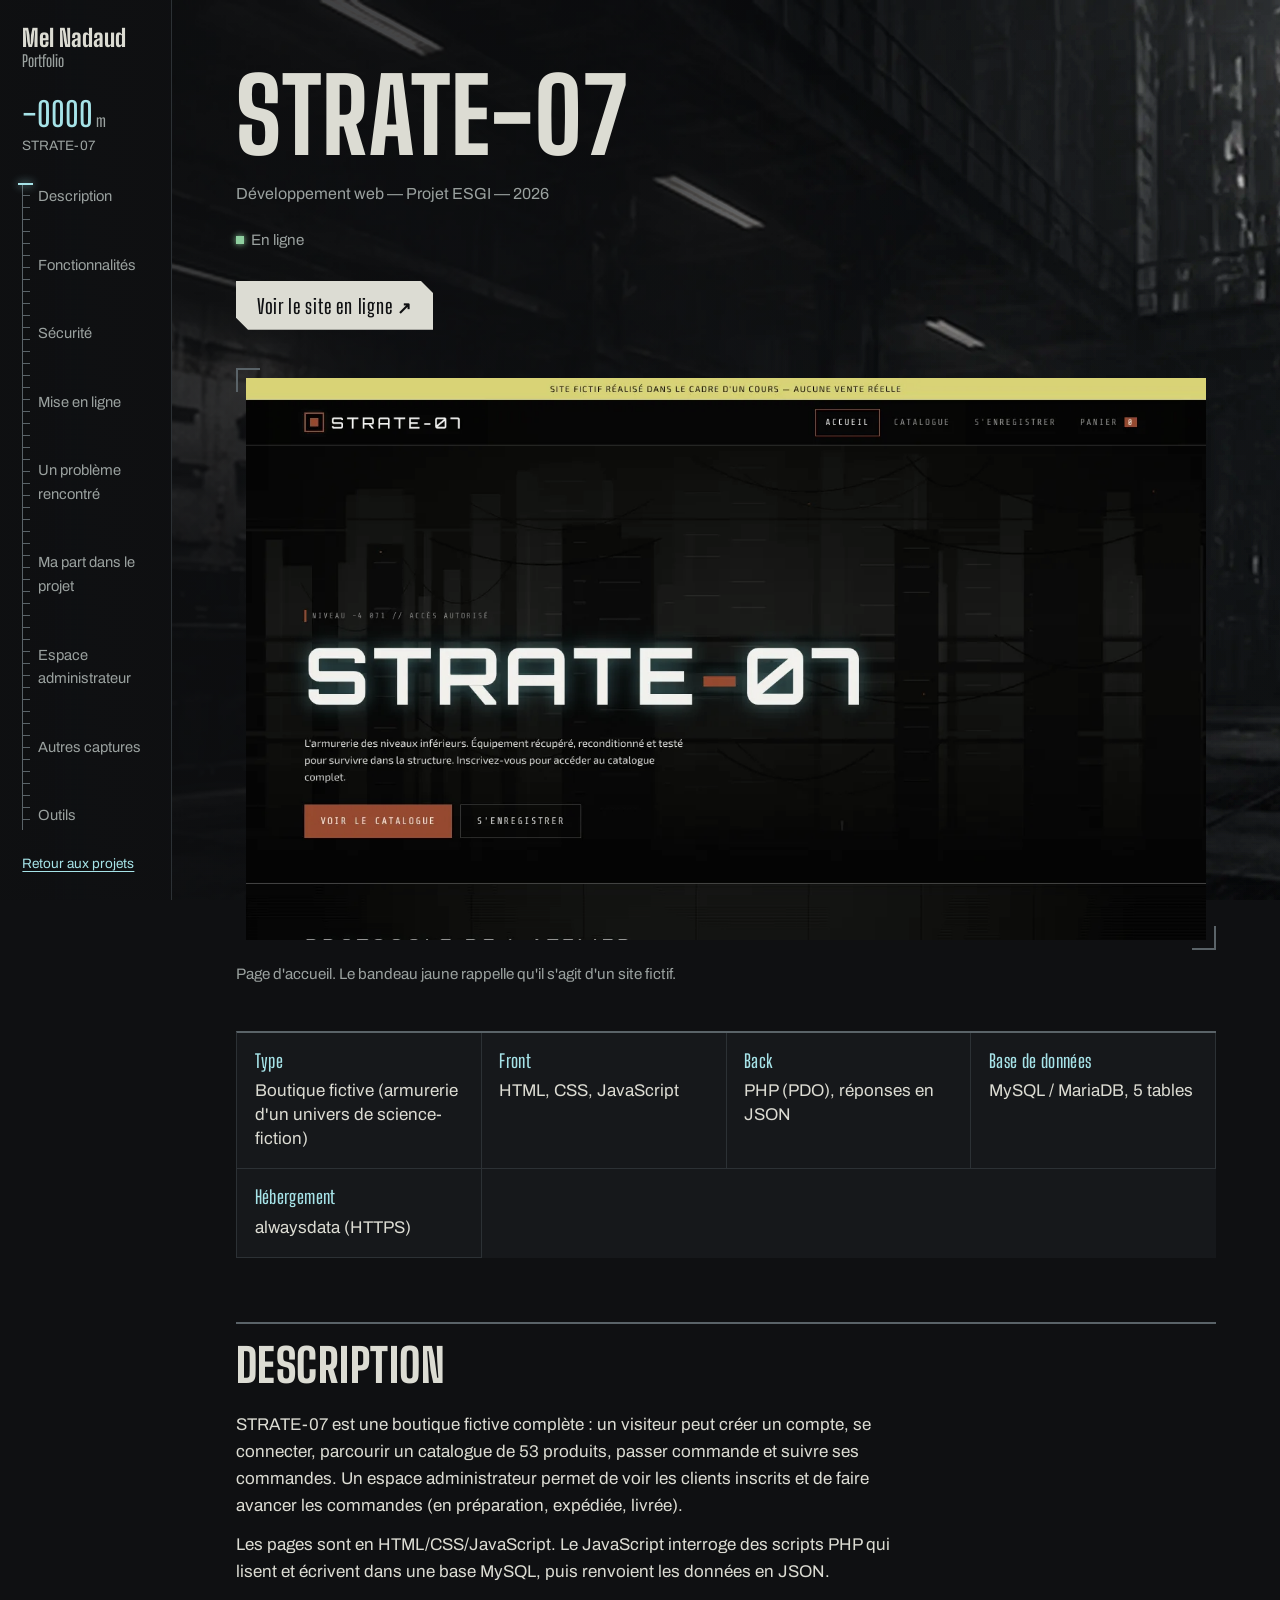
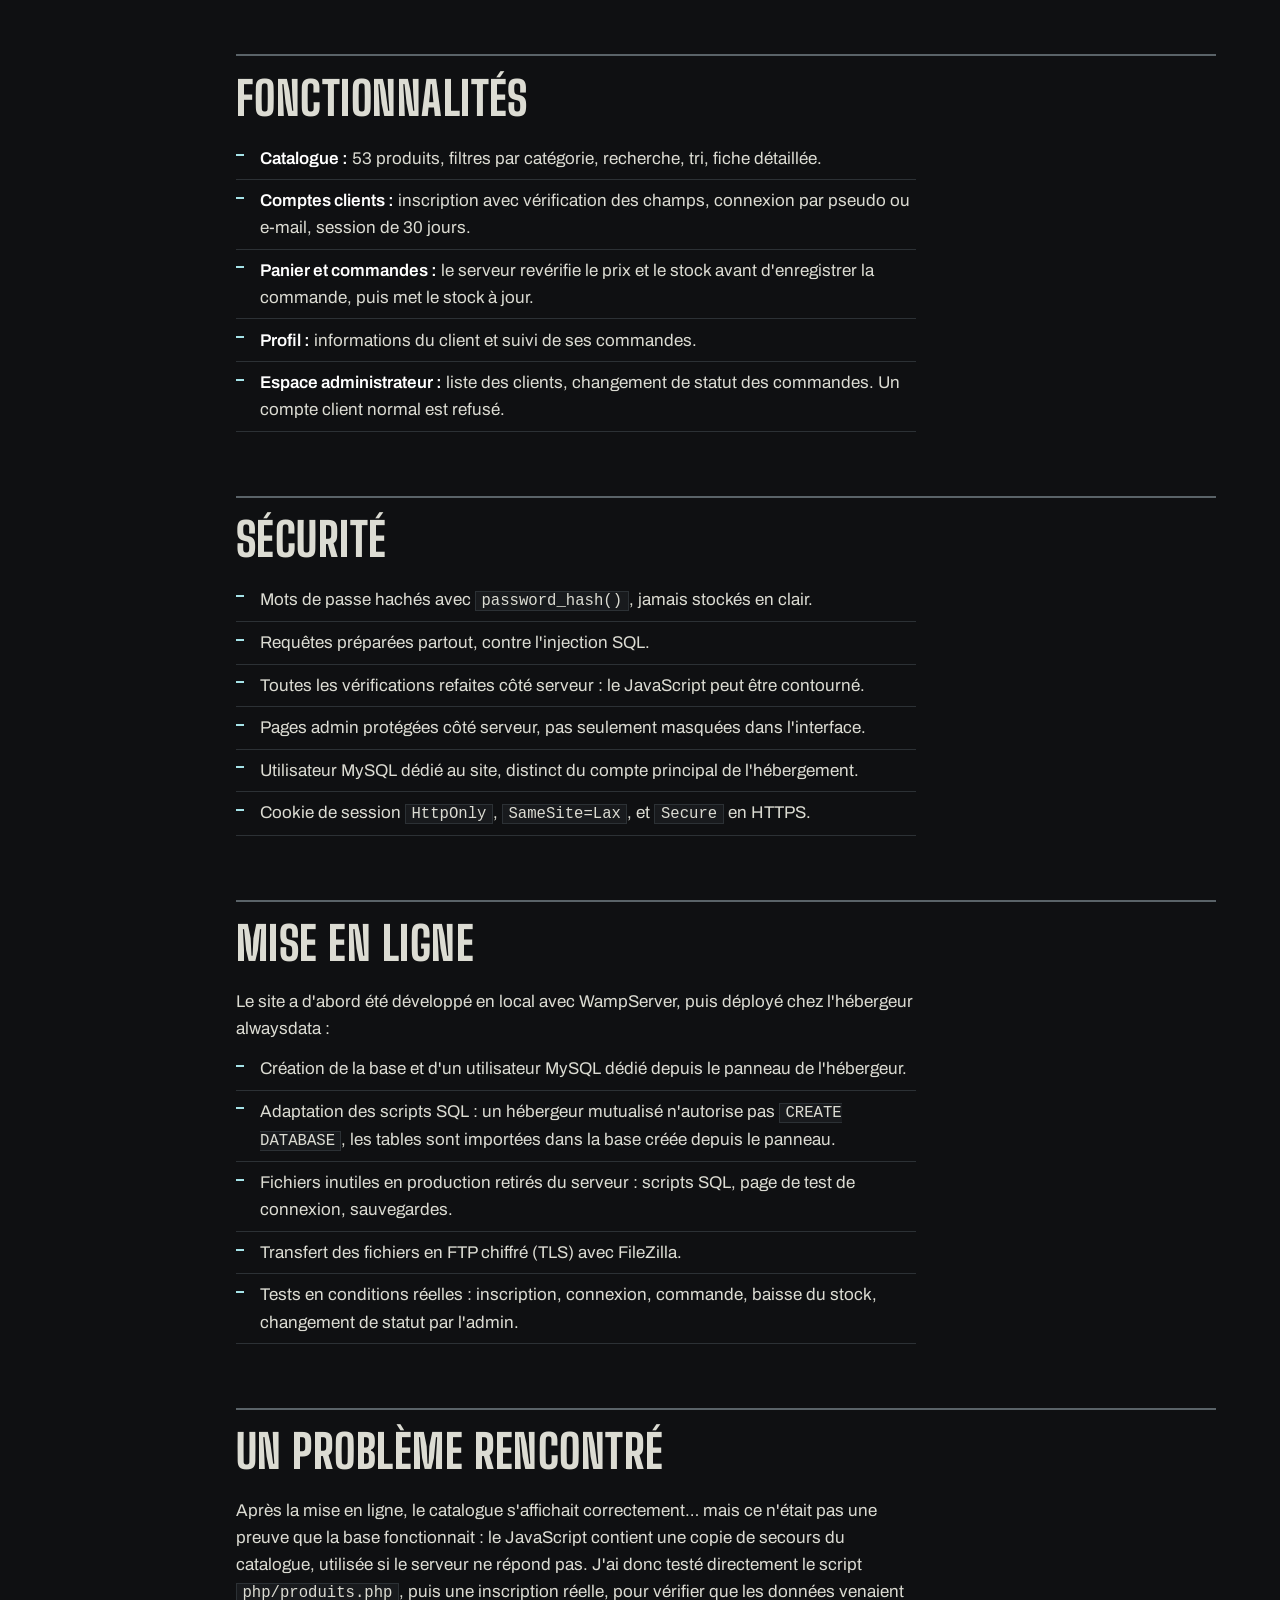
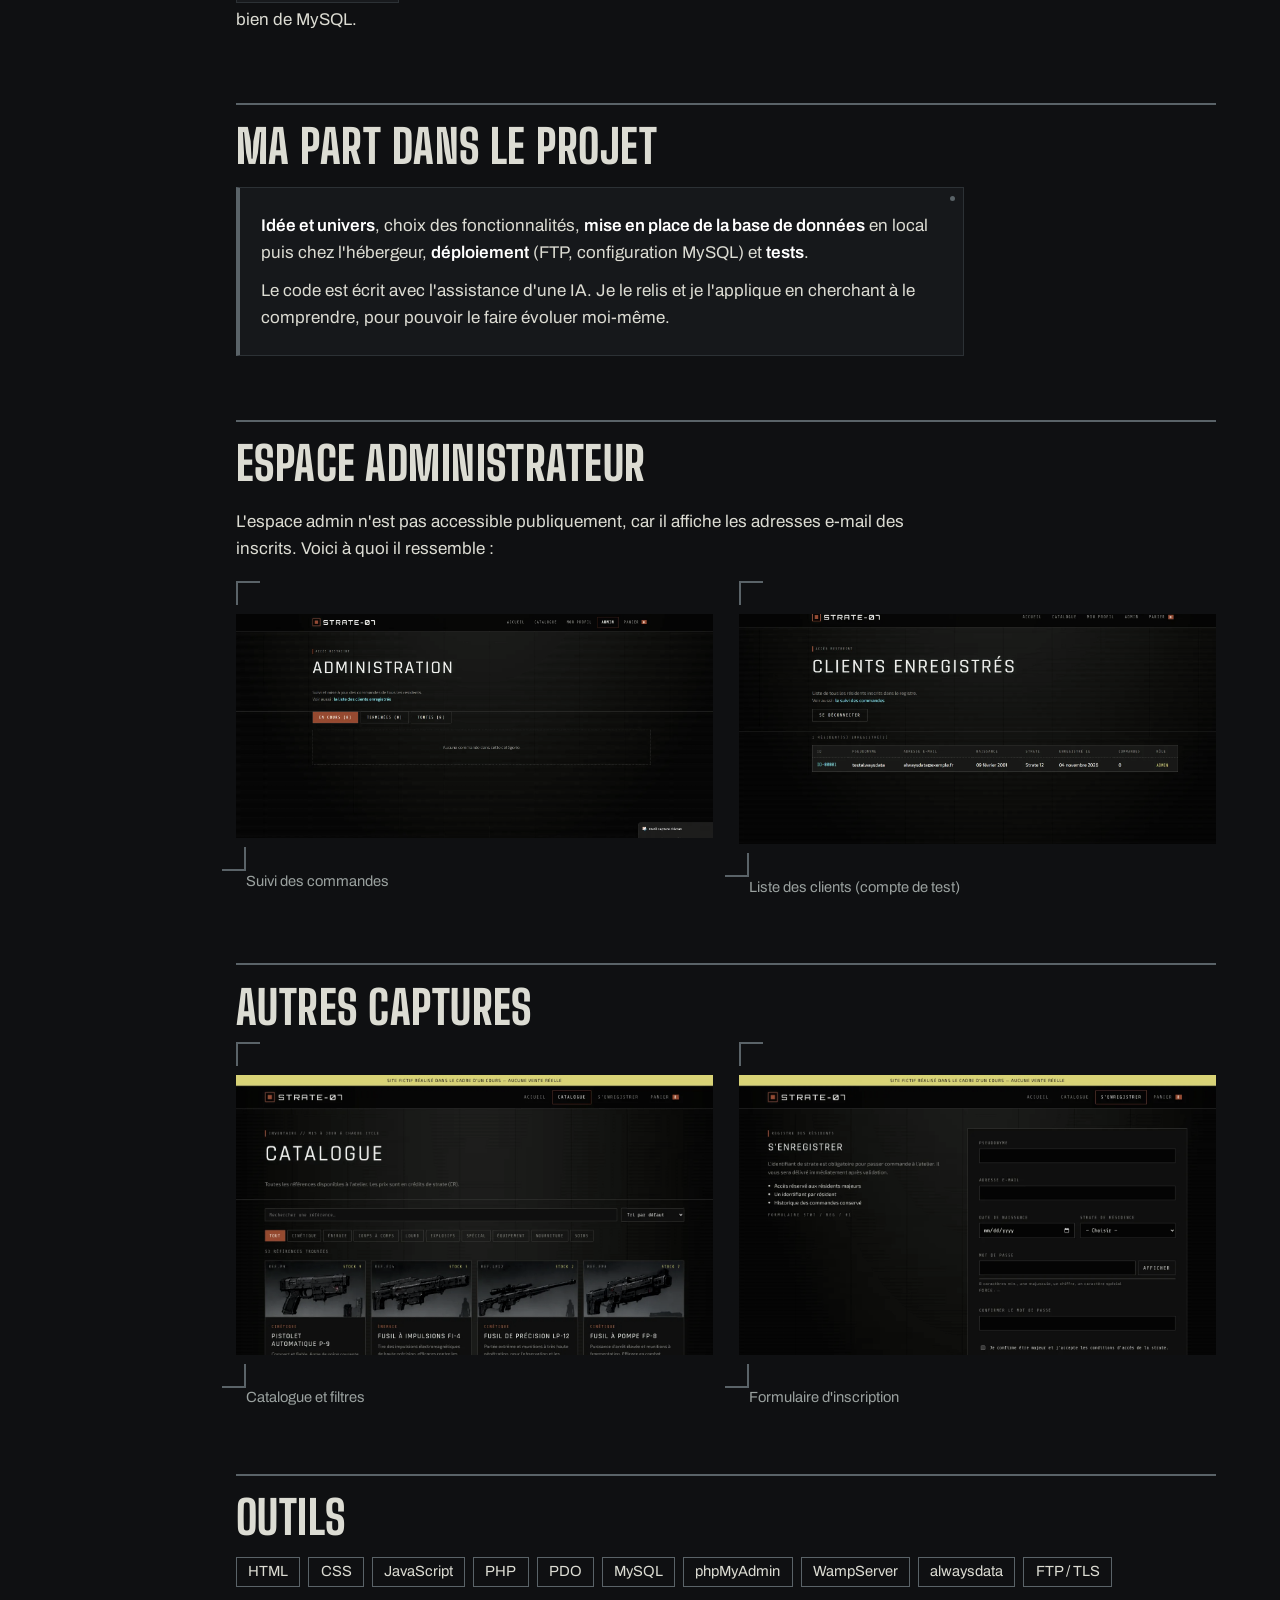
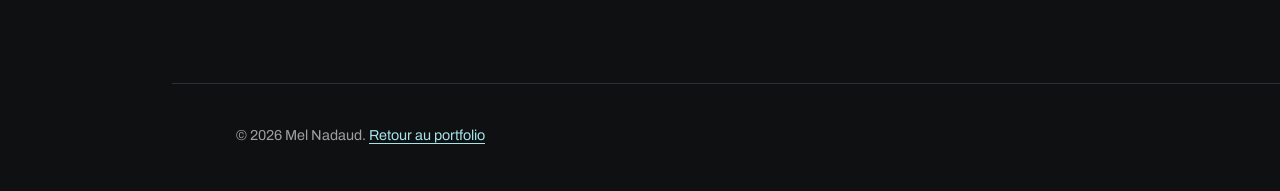
<file: strate07.html>
<!DOCTYPE html>
<html lang="fr">
<head>
  <meta charset="UTF-8">
  <meta name="viewport" content="width=device-width, initial-scale=1.0">
  <title>STRATE-07 — Site PHP / MySQL — Mel Nadaud</title>
  <meta name="description" content="STRATE-07 : boutique fictive en PHP et MySQL, avec comptes clients, commandes et espace administrateur, mise en ligne sur alwaysdata.">
  <meta name="theme-color" content="#0f1012">
  <link rel="preload" href="fonts/big-shoulders-display-800.woff2" as="font" type="font/woff2" crossorigin>
  <link rel="stylesheet" href="css/style.css">
  <link rel="stylesheet" href="css/projet.css">
</head>
<body class="p-strate07">

  <aside class="jauge" data-profondeur="400" aria-label="Navigation">
    <a class="nom" href="index.html">Mel Nadaud<span>Portfolio</span></a>
    <p class="compteur" aria-hidden="true"><span>−0000</span><small>m</small></p>
    <p class="lieu" data-surface="STRATE-07" aria-hidden="true">STRATE-07</p>
    <nav>
      <span class="curseur" aria-hidden="true"></span>
      <a href="#description">Description</a>
      <a href="#fonctionnalites">Fonctionnalités</a>
      <a href="#securite">Sécurité</a>
      <a href="#mise-en-ligne">Mise en ligne</a>
      <a href="#un-probleme-rencontre">Un problème rencontré</a>
      <a href="#ma-part-dans-le-projet">Ma part dans le projet</a>
      <a href="#espace-administrateur">Espace administrateur</a>
      <a href="#autres-captures">Autres captures</a>
      <a href="#outils">Outils</a>
    </nav>
    <a class="externe" href="index.html#projets">Retour aux projets</a>
  </aside>

  <main class="project-detail contenu">
    <h1>STRATE-07</h1>
    <p class="project-meta">Développement web — Projet ESGI — 2026</p>
    <div class="badges"><span class="badge ligne">En ligne</span></div>

    <div class="actions">
      <a class="btn" href="https://strate07.alwaysdata.net" target="_blank" rel="noopener">Voir le site en ligne</a>
    </div>

    <div class="cadre hero"><img src="img/strate07-accueil.webp" alt="Page d'accueil du site STRATE-07"  width="1366" height="800"></div>
    <p class="caption">Page d'accueil. Le bandeau jaune rappelle qu'il s'agit d'un site fictif.</p>

    <div class="facts">
      <div><b>Type</b>Boutique fictive (armurerie d'un univers de science-fiction)</div>
      <div><b>Front</b>HTML, CSS, JavaScript</div>
      <div><b>Back</b>PHP (PDO), réponses en JSON</div>
      <div><b>Base de données</b>MySQL / MariaDB, 5 tables</div>
      <div><b>Hébergement</b>alwaysdata (HTTPS)</div>
    </div>

    <h2 id="description">Description</h2>
    <p>STRATE-07 est une boutique fictive complète : un visiteur peut créer un compte, se connecter, parcourir un catalogue de 53 produits, passer commande et suivre ses commandes. Un espace administrateur permet de voir les clients inscrits et de faire avancer les commandes (en préparation, expédiée, livrée).</p>
    <p>Les pages sont en HTML/CSS/JavaScript. Le JavaScript interroge des scripts PHP qui lisent et écrivent dans une base MySQL, puis renvoient les données en JSON.</p>

    <h2 id="fonctionnalites">Fonctionnalités</h2>
    <ul>
      <li><strong>Catalogue :</strong> 53 produits, filtres par catégorie, recherche, tri, fiche détaillée.</li>
      <li><strong>Comptes clients :</strong> inscription avec vérification des champs, connexion par pseudo ou e-mail, session de 30 jours.</li>
      <li><strong>Panier et commandes :</strong> le serveur revérifie le prix et le stock avant d'enregistrer la commande, puis met le stock à jour.</li>
      <li><strong>Profil :</strong> informations du client et suivi de ses commandes.</li>
      <li><strong>Espace administrateur :</strong> liste des clients, changement de statut des commandes. Un compte client normal est refusé.</li>
    </ul>

    <h2 id="securite">Sécurité</h2>
    <ul>
      <li>Mots de passe hachés avec <code>password_hash()</code>, jamais stockés en clair.</li>
      <li>Requêtes préparées partout, contre l'injection SQL.</li>
      <li>Toutes les vérifications refaites côté serveur : le JavaScript peut être contourné.</li>
      <li>Pages admin protégées côté serveur, pas seulement masquées dans l'interface.</li>
      <li>Utilisateur MySQL dédié au site, distinct du compte principal de l'hébergement.</li>
      <li>Cookie de session <code>HttpOnly</code>, <code>SameSite=Lax</code>, et <code>Secure</code> en HTTPS.</li>
    </ul>

    <h2 id="mise-en-ligne">Mise en ligne</h2>
    <p>Le site a d'abord été développé en local avec WampServer, puis déployé chez l'hébergeur alwaysdata :</p>
    <ul>
      <li>Création de la base et d'un utilisateur MySQL dédié depuis le panneau de l'hébergeur.</li>
      <li>Adaptation des scripts SQL : un hébergeur mutualisé n'autorise pas <code>CREATE DATABASE</code>, les tables sont importées dans la base créée depuis le panneau.</li>
      <li>Fichiers inutiles en production retirés du serveur : scripts SQL, page de test de connexion, sauvegardes.</li>
      <li>Transfert des fichiers en FTP chiffré (TLS) avec FileZilla.</li>
      <li>Tests en conditions réelles : inscription, connexion, commande, baisse du stock, changement de statut par l'admin.</li>
    </ul>

    <h2 id="un-probleme-rencontre">Un problème rencontré</h2>
    <p>Après la mise en ligne, le catalogue s'affichait correctement… mais ce n'était pas une preuve que la base fonctionnait : le JavaScript contient une copie de secours du catalogue, utilisée si le serveur ne répond pas. J'ai donc testé directement le script <code>php/produits.php</code>, puis une inscription réelle, pour vérifier que les données venaient bien de MySQL.</p>

    <h2 id="ma-part-dans-le-projet">Ma part dans le projet</h2>
    <div class="encadre">
      <p><strong>Idée et univers</strong>, choix des fonctionnalités, <strong>mise en place de la base de données</strong> en local puis chez l'hébergeur, <strong>déploiement</strong> (FTP, configuration MySQL) et <strong>tests</strong>.</p>
      <p>Le code est écrit avec l'assistance d'une IA. Je le relis et je l'applique en cherchant à le comprendre, pour pouvoir le faire évoluer moi-même.</p>
    </div>

    <h2 id="espace-administrateur">Espace administrateur</h2>
    <p>L'espace admin n'est pas accessible publiquement, car il affiche les adresses e-mail des inscrits. Voici à quoi il ressemble :</p>
    <div class="galerie">
      <figure><a class="cadre" href="img/strate07-admin-commandes.webp" target="_blank" rel="noopener"><img src="img/strate07-admin-commandes.webp" alt="Page d'administration : suivi des commandes" loading="lazy"></a><figcaption>Suivi des commandes</figcaption></figure>
      <figure><a class="cadre" href="img/strate07-admin-clients.webp" target="_blank" rel="noopener"><img src="img/strate07-admin-clients.webp" alt="Page d'administration : liste des clients (compte de test)" loading="lazy"></a><figcaption>Liste des clients (compte de test)</figcaption></figure>
    </div>

    <h2 id="autres-captures">Autres captures</h2>
    <div class="galerie">
      <figure><a class="cadre" href="img/strate07-catalogue.webp" target="_blank" rel="noopener"><img src="img/strate07-catalogue.webp" alt="Catalogue STRATE-07 avec filtres" loading="lazy"></a><figcaption>Catalogue et filtres</figcaption></figure>
      <figure><a class="cadre" href="img/strate07-inscription.webp" target="_blank" rel="noopener"><img src="img/strate07-inscription.webp" alt="Formulaire d'inscription STRATE-07" loading="lazy"></a><figcaption>Formulaire d'inscription</figcaption></figure>
    </div>

    <h2 id="outils">Outils</h2>
    <div class="tags">
      <span>HTML</span><span>CSS</span><span>JavaScript</span><span>PHP</span><span>PDO</span><span>MySQL</span><span>phpMyAdmin</span><span>WampServer</span><span>alwaysdata</span><span>FTP / TLS</span>
    </div>
  </main>

  <footer class="pied">© 2026 Mel Nadaud. <a href="index.html">Retour au portfolio</a></footer>

  <script src="js/profondeur.js" defer></script>
</body>
</html>
</file>
<file: css/style.css>
/* =========================================================
   Portfolio Mel Nadaud — DA « descente dans la mégastructure »
   Styles communs à toutes les pages
   ========================================================= */

@font-face { font-family: "Big Shoulders"; src: url("../fonts/big-shoulders-display-600.woff2") format("woff2"); font-weight: 600; font-display: swap; }
@font-face { font-family: "Big Shoulders"; src: url("../fonts/big-shoulders-display-800.woff2") format("woff2"); font-weight: 800; font-display: swap; }
@font-face { font-family: "Archivo"; src: url("../fonts/archivo-400.woff2") format("woff2"); font-weight: 400; font-display: swap; }
@font-face { font-family: "Archivo"; src: url("../fonts/archivo-400-italic.woff2") format("woff2"); font-weight: 400; font-style: italic; font-display: swap; }
@font-face { font-family: "Archivo"; src: url("../fonts/archivo-600.woff2") format("woff2"); font-weight: 600; font-display: swap; }

:root {
  /* Palette : béton, acier, brume, et un seul voyant cyan */
  --beton: #0f1012;        /* fond : le noir du puits */
  --beton-clair: #181a1d;  /* panneaux */
  --acier: #2c3135;        /* lignes, structure */
  --acier-clair: #5a6368;
  --brume: #dcdcd3;        /* texte principal */
  --cendre: #9aa19f;       /* texte secondaire */
  --voyant: #a6e3e8;       /* accent unique : liens, jauge, focus */
  --ambre: #d8b25c;        /* statut « en cours / à venir » */
  --vert: #8fd0a0;         /* statut « en ligne » */

  --titre: "Big Shoulders", "Arial Narrow", sans-serif;
  --texte: "Archivo", "Segoe UI", sans-serif;

  --rail: 172px;           /* largeur de la jauge de profondeur */
  --mesure: 68ch;          /* longueur de ligne max du texte */
}

* { box-sizing: border-box; margin: 0; padding: 0; }
html { scroll-behavior: smooth; scroll-padding-top: 1.5rem; }
body {
  background: var(--beton);
  color: var(--brume);
  font-family: var(--texte);
  font-size: 1.0625rem;
  line-height: 1.6;
  -webkit-font-smoothing: antialiased;
}
/* grain de béton très léger, dessiné en CSS (aucune image) */
body::before {
  content: ""; position: fixed; inset: 0; pointer-events: none; z-index: 0;
  background:
    repeating-linear-gradient(90deg, rgba(255,255,255,.012) 0 1px, transparent 1px 7px),
    repeating-linear-gradient(0deg, rgba(0,0,0,.05) 0 1px, transparent 1px 5px);
}
img { max-width: 100%; display: block; }

a { color: var(--voyant); text-decoration-thickness: 1px; text-underline-offset: 3px; }
a:hover { color: #fff; }
a[target="_blank"]:not(.cadre)::after { content: " ↗"; font-size: .85em; }
:focus-visible { outline: 2px solid var(--voyant); outline-offset: 3px; }

h1, h2, h3 { font-family: var(--titre); font-weight: 800; line-height: .95; letter-spacing: .01em; color: var(--brume); }
h2 { font-size: clamp(2.6rem, 6vw, 4.4rem); text-transform: uppercase; }
h3 { font-size: 1.75rem; font-weight: 600; }
p { max-width: var(--mesure); }
strong { font-weight: 600; color: #fff; }

/* Boutons : plaques d'acier */
.btn {
  display: inline-block; font-family: var(--titre); font-weight: 600; font-size: 1.25rem; letter-spacing: .04em;
  color: var(--beton); background: var(--brume); padding: .55rem 1.3rem .5rem; text-decoration: none;
  clip-path: polygon(0 0, calc(100% - 12px) 0, 100% 12px, 100% 100%, 12px 100%, 0 calc(100% - 12px));
}
.btn:hover { background: var(--voyant); color: var(--beton); }
.btn.secondaire { background: transparent; color: var(--brume); box-shadow: inset 0 0 0 1px var(--acier-clair); clip-path: none; }
.btn.secondaire:hover { box-shadow: inset 0 0 0 1px var(--voyant); color: var(--voyant); }

/* Statuts : petit carré-voyant + texte */
.statut { display: inline-flex; align-items: center; gap: .45rem; font-size: .9rem; color: var(--cendre); }
.statut::before { content: ""; width: 8px; height: 8px; background: var(--acier-clair); }
.statut.ligne::before { background: var(--vert); box-shadow: 0 0 6px var(--vert); }
.statut.cours::before { background: var(--ambre); }

/* Cadre d'image : équerres d'angle comme un repère de chantier */
.cadre { position: relative; padding: 10px; }
.cadre::before, .cadre::after {
  content: ""; position: absolute; width: 22px; height: 22px; border: 0 solid var(--acier-clair); pointer-events: none;
}
.cadre::before { top: 0; left: 0; border-top-width: 2px; border-left-width: 2px; }
.cadre::after { bottom: 0; right: 0; border-bottom-width: 2px; border-right-width: 2px; }
.cadre img { width: 100%; height: auto; filter: grayscale(.35) contrast(1.05); transition: filter .3s; }
a.cadre:hover img, .cadre:hover img { filter: none; }
a.cadre::after { transition: border-color .2s; }
a.cadre:hover::before, a.cadre:hover::after { border-color: var(--voyant); }

/* ---------- Jauge de profondeur (toutes les pages) ---------- */
.jauge {
  position: fixed; top: 0; left: 0; bottom: 0; width: var(--rail); z-index: 20;
  padding: 1.6rem 0 1.6rem 1.4rem; display: flex; flex-direction: column;
  border-right: 1px solid var(--acier); background: linear-gradient(90deg, rgba(15,16,18,.97), rgba(15,16,18,.9));
}
.jauge .nom { font-family: var(--titre); font-weight: 800; font-size: 1.5rem; line-height: 1; text-decoration: none; color: var(--brume); }
.jauge .nom span { display: block; font-weight: 600; font-size: 1rem; color: var(--cendre); margin-top: .2rem; }
.jauge .compteur { margin-top: 1.8rem; font-family: var(--titre); font-weight: 600; font-size: 2.1rem; line-height: 1; color: var(--voyant); font-variant-numeric: tabular-nums; }
.jauge .compteur small { font-size: 1rem; color: var(--cendre); margin-left: .15rem; }
.jauge .lieu { font-size: .85rem; color: var(--cendre); margin-top: .25rem; min-height: 1.4em; }
.jauge nav { position: relative; margin-top: 1.6rem; flex: 1; display: flex; flex-direction: column; justify-content: space-between; padding-left: 16px; }
/* la règle graduée */
.jauge nav::before {
  content: ""; position: absolute; left: 0; top: 0; bottom: 0; width: 7px;
  background: repeating-linear-gradient(180deg, var(--acier-clair) 0 1px, transparent 1px 12px);
  border-left: 1px solid var(--acier-clair);
}
.jauge .curseur { position: absolute; left: -4px; width: 15px; height: 2px; background: var(--voyant); box-shadow: 0 0 8px var(--voyant); top: 0; transition: top .15s linear; }
.jauge nav a { font-size: .92rem; color: var(--cendre); text-decoration: none; padding: .15rem 0; }
.jauge nav a:hover, .jauge nav a[aria-current="true"] { color: var(--brume); }
.jauge nav a[aria-current="true"]::before { content: ""; display: inline-block; width: 6px; height: 6px; background: var(--voyant); margin: 0 .45rem .12rem 0; }
.jauge .externe { margin-top: 1.4rem; font-size: .85rem; }

.contenu { position: relative; z-index: 1; margin-left: var(--rail); }
.piece { padding: 6.5rem clamp(1.4rem, 5vw, 5rem); border-top: 1px solid var(--acier); }
.piece > h2 { margin-bottom: 1.4rem; }
.intro-piece > h2 { margin-bottom: .6rem; }
/* structure de fond : piliers lointains sur le bord droit, sous tout le contenu */
#haut.contenu::before {
  content: ""; position: absolute; top: 100vh; right: 0; bottom: 0; width: min(28vw, 380px); z-index: -1; pointer-events: none;
  background:
    linear-gradient(90deg, transparent 0 30%, rgba(109,122,129,.10) 30% calc(30% + 10px), transparent calc(30% + 10px) 62%, rgba(109,122,129,.07) 62% calc(62% + 22px), transparent calc(62% + 22px) 88%, rgba(109,122,129,.12) 88% calc(88% + 4px), transparent calc(88% + 4px)),
    repeating-linear-gradient(180deg, transparent 0 340px, rgba(109,122,129,.08) 340px 346px);
  -webkit-mask-image: linear-gradient(90deg, transparent, #000 40%);
          mask-image: linear-gradient(90deg, transparent, #000 40%);
}

footer.pied { margin-left: var(--rail); padding: 2.5rem clamp(1.4rem, 5vw, 5rem) 3rem; border-top: 1px solid var(--acier); color: var(--cendre); font-size: .9rem; position: relative; z-index: 1; }

/* ---------- Accueil ---------- */
.entree { position: relative; min-height: 100vh; min-height: 100svh; display: flex; flex-direction: column; justify-content: flex-end; padding: 0 clamp(1.4rem, 5vw, 5rem) 4.5rem; overflow: hidden; }
/* fond : image de la mégastructure, assombrie à gauche pour la lisibilité */
.entree::before { content: ""; position: absolute; inset: 0; z-index: -2; background: url("../img/fond-megastructure.webp") right center / auto 100% no-repeat; }
.entree::after { content: ""; position: absolute; inset: 0; z-index: -1; pointer-events: none;
  background:
    linear-gradient(90deg, rgba(15,16,18,.75) 0, rgba(15,16,18,.35) 45%, rgba(15,16,18,0) 65%),
    linear-gradient(180deg, rgba(15,16,18,0) 60%, var(--beton) 100%); }
@media (max-width: 900px) { .entree::before { background-image: url("../img/fond-megastructure-900.webp"); } .fond::before { background-image: url("../img/fond-puits-1280.webp"); } }

.entree h1 { font-size: clamp(4.6rem, 15vw, 13rem); text-transform: uppercase; line-height: .82; letter-spacing: -.005em; }
.entree h1 .nom-famille { display: block; color: transparent; -webkit-text-stroke: 1.5px var(--brume); }
.entree .chapeau { margin-top: 1.6rem; font-size: 1.2rem; max-width: 40ch; color: var(--brume); }
.entree .accroche { margin-top: .6rem; color: var(--cendre); font-style: italic; max-width: 52ch; }
.entree .actions { display: flex; flex-wrap: wrap; gap: .9rem; margin-top: 2rem; }
.entree .dispo { text-shadow: 0 1px 3px #000, 0 0 12px rgba(0,0,0,.9); background: rgba(15,16,18,.6); padding: .5rem .8rem; position: absolute; top: 1.6rem; right: clamp(1.4rem, 5vw, 5rem); text-align: right; font-size: .9rem; color: var(--cendre); }
.entree .dispo strong { display: block; color: var(--brume); font-weight: 600; }

/* animation unique : la structure apparaît depuis la brume au chargement */
@media (prefers-reduced-motion: no-preference) {
  .entree::before { animation: brume 2.6s ease-out both; }
  .entree h1, .entree .chapeau, .entree .accroche, .entree .actions { animation: monte .9s .8s ease-out both; }
  @keyframes brume { from { opacity: 0; transform: scale(1.06); filter: blur(6px) brightness(1.6); } }
  @keyframes monte { from { opacity: 0; transform: translateY(14px); } }
}

.intro-piece { display: grid; grid-template-columns: minmax(0, 1fr); gap: 1.4rem; }
.intro-piece p + p { margin-top: 1rem; }

/* Compétences : fiche technique */
.fiche { margin-top: 2.4rem; border-top: 2px solid var(--acier-clair); }
.fiche .ligne { display: grid; grid-template-columns: 15rem 11rem minmax(0, 1fr); gap: 1.2rem; padding: 1.1rem 0; border-bottom: 1px solid var(--acier); align-items: baseline; }
.fiche h3 { font-size: 1.5rem; }
.fiche .niveau { font-size: .92rem; color: var(--voyant); }
.fiche p { color: var(--cendre); }

/* Projets : grandes baies */
.baies { margin-top: 2.8rem; display: grid; gap: 4.5rem; }
.baie { display: grid; grid-template-columns: minmax(0, 1.15fr) minmax(0, 1fr); gap: clamp(1.5rem, 4vw, 3.5rem); align-items: center; }
.baie .domaine { color: var(--cendre); font-size: .95rem; display: flex; flex-wrap: wrap; gap: .4rem 1.1rem; margin-bottom: .7rem; }
.baie h3 { font-size: clamp(2.2rem, 4vw, 3.3rem); font-weight: 800; text-transform: uppercase; margin-bottom: .9rem; }
.baie p { color: var(--brume); }
.baie .liens { display: flex; flex-wrap: wrap; gap: .5rem 1.6rem; margin-top: 1.2rem; font-weight: 600; }

/* Autres projets : registre */
.registre-titre { margin-top: 5.5rem; font-size: 2rem; text-transform: uppercase; }
.registre { margin-top: 1.2rem; border-top: 2px solid var(--acier-clair); }
.registre .entree-reg { display: grid; grid-template-columns: 17rem minmax(0, 1fr) 9rem; gap: 1.4rem; padding: 1.2rem 0; border-bottom: 1px solid var(--acier); align-items: baseline; }
.registre h3 { font-size: 1.45rem; }
.registre .domaine { display: block; font-size: .88rem; color: var(--cendre); font-family: var(--texte); font-weight: 400; margin-top: .3rem; letter-spacing: 0; }
.registre p { color: var(--cendre); }
.registre .entree-reg > :last-child { justify-self: end; text-align: right; }

/* Parcours */
.colonnes-parcours { display: grid; grid-template-columns: repeat(3, minmax(0, 1fr)); gap: 2.4rem; margin-top: 2.4rem; }
.colonnes-parcours h3 { font-size: 1.5rem; padding-bottom: .5rem; border-bottom: 2px solid var(--acier-clair); margin-bottom: .8rem; }
.colonnes-parcours ul { list-style: none; }
.colonnes-parcours li { padding: .55rem 0; border-bottom: 1px solid var(--acier); color: var(--cendre); font-size: .98rem; }
.colonnes-parcours li strong { display: block; color: var(--brume); }

/* Contact : le fond du puits */
/* le fond du puits : l'image se fond dans le noir en haut et sur les côtés */
.fond { position: relative; padding-bottom: clamp(14rem, 26vw, 24rem); }
.fond::before { content: ""; position: absolute; left: 0; right: 0; bottom: 0; height: clamp(16rem, 30vw, 28rem); z-index: -1; pointer-events: none;
  background: url("../img/fond-puits.webp") center 70% / cover no-repeat; opacity: .9;
  -webkit-mask-image: linear-gradient(180deg, transparent 0, #000 45%), linear-gradient(90deg, transparent, #000 15%, #000 85%, transparent);
  -webkit-mask-composite: source-in;
          mask-image: linear-gradient(180deg, transparent 0, #000 45%), linear-gradient(90deg, transparent, #000 15%, #000 85%, transparent);
          mask-composite: intersect; }
.fond .adresse { font-family: var(--titre); font-weight: 800; font-size: clamp(2rem, 5.5vw, 4.2rem); line-height: 1; margin: 1.6rem 0 1.2rem; word-break: break-word; }
.fond .adresse a { color: var(--brume); text-decoration: none; }
.fond .adresse a:hover { color: var(--voyant); }
.fond .actions { display: flex; flex-wrap: wrap; gap: .9rem; margin-top: 2rem; }

/* ---------- Petits écrans ---------- */
@media (max-width: 1000px) {
  :root { --rail: 0px; }
  .jauge { position: sticky; top: 0; bottom: auto; width: 100%; height: auto; flex-direction: row; align-items: center; gap: 1rem; padding: .7rem 1.2rem; border-right: 0; border-bottom: 1px solid var(--acier); background: rgba(15,16,18,.97); }
  .jauge .nom span, .jauge .lieu, .jauge .externe, .jauge nav::before, .jauge .curseur { display: none; }
  .jauge .compteur { margin: 0 0 0 auto; font-size: 1.3rem; order: 3; }
  .jauge nav { flex-direction: row; margin: 0; padding: 0; gap: 1rem; overflow-x: auto; flex: 0 1 auto; scrollbar-width: none; }
  .jauge nav a { white-space: nowrap; }
  .jauge nav a[aria-current="true"]::before { display: none; }
  .fiche .ligne { grid-template-columns: 1fr; gap: .2rem; }
  .baie { grid-template-columns: 1fr; }
  .registre .entree-reg { grid-template-columns: 1fr; gap: .4rem; }
  .registre .entree-reg > :last-child { justify-self: start; text-align: left; }
  .colonnes-parcours { grid-template-columns: 1fr; }
}
@media (max-width: 600px) {
  .jauge nav { display: none; }
  .piece { padding-top: 4.5rem; padding-bottom: 4.5rem; }
  .entree .dispo { position: static; text-align: left; margin-bottom: auto; padding-top: 1.2rem; }
  .entree { padding-bottom: 3rem; }
}
</file>
<file: css/projet.css>
/* =========================================================
   Pages projet — complète style.css
   ========================================================= */

.project-detail { padding: 4.5rem clamp(1.4rem, 5vw, 5rem) 6rem; max-width: calc(1100px + var(--rail)); }
.project-detail h1 { font-size: clamp(3.2rem, 8vw, 7rem); text-transform: uppercase; line-height: .85; max-width: 18ch; }
.project-detail h1 .insecable { white-space: nowrap; }
.project-meta { margin-top: 1rem; color: var(--cendre); font-size: 1rem; }

.project-detail h2 { font-size: clamp(2rem, 4vw, 2.9rem); margin: 4rem 0 1.1rem; padding-top: 1.2rem; border-top: 2px solid var(--acier-clair); }
.project-detail h3 { font-size: 1.6rem; margin: 1.6rem 0 .5rem; }
.project-detail p { padding: .35rem 0; }
.project-detail code { font-size: .92em; background: var(--beton-clair); border: 1px solid var(--acier); padding: 0 .35em; color: var(--brume); }

.project-detail ul { list-style: none; max-width: var(--mesure); }
.project-detail li { position: relative; padding: .45rem 0 .45rem 1.5rem; border-bottom: 1px solid var(--acier); }
.project-detail li::before { content: ""; position: absolute; left: 0; top: 1.05rem; width: 8px; height: 2px; background: var(--voyant); }

/* Statuts en tête de page */
.badges { display: flex; flex-wrap: wrap; gap: 1.2rem; margin-top: 1rem; }
.badge { display: inline-flex; align-items: center; gap: .45rem; font-size: .95rem; color: var(--cendre); }
.badge::before { content: ""; width: 8px; height: 8px; background: var(--acier-clair); }
.badge.ligne::before { background: var(--vert); box-shadow: 0 0 6px var(--vert); }
.badge.dev::before { background: var(--ambre); }

.project-detail .actions { display: flex; flex-wrap: wrap; gap: .9rem; margin: 1.8rem 0 0; }

/* Image principale */
.cadre.hero { margin: 2.4rem 0 .4rem; }
.caption { color: var(--cendre) !important; font-size: .95rem; }

/* Fiche d'informations rapides */
.facts { display: grid; grid-template-columns: repeat(auto-fit, minmax(210px, 1fr)); margin: 2.4rem 0 1rem; border-top: 2px solid var(--acier-clair); border-left: 1px solid var(--acier); }
.facts div { padding: 1rem 1.1rem 1.1rem; border-right: 1px solid var(--acier); border-bottom: 1px solid var(--acier); line-height: 1.4; }
.facts b { display: block; font-family: var(--titre); font-weight: 600; font-size: 1.15rem; color: var(--voyant); margin-bottom: .3rem; letter-spacing: .02em; }

/* Encadrés (ma part, note, accès) : plaque fixée par des rivets */
.encadre { position: relative; background: var(--beton-clair); border: 1px solid var(--acier); border-left: 4px solid var(--acier-clair); padding: 1.1rem 1.3rem; margin: 1.2rem 0; max-width: calc(var(--mesure) + 3rem); }
.encadre::after { content: ""; position: absolute; top: 8px; right: 8px; width: 5px; height: 5px; border-radius: 50%; background: var(--acier-clair); box-shadow: 0 calc(100% + 0px) 0 transparent; }
.encadre.note { border-left-color: var(--ambre); }

/* Galerie */
.galerie { display: grid; grid-template-columns: repeat(auto-fit, minmax(300px, 1fr)); gap: 1.6rem; margin: 1.2rem 0; }
.galerie figure { margin: 0; }
.galerie figcaption { color: var(--cendre); font-size: .92rem; padding: .3rem 10px 0; }

/* Deux colonnes : fonctionnel / prévu */
.colonnes { display: grid; grid-template-columns: repeat(auto-fit, minmax(300px, 1fr)); gap: 1.6rem; }
.colonnes > div { border-top: 2px solid var(--acier-clair); padding-top: .4rem; }
.colonnes h3 { margin-top: .4rem !important; }

/* Étiquettes d'outils */
.tags { display: flex; flex-wrap: wrap; gap: .5rem; margin-top: .6rem; }
.tags span { border: 1px solid var(--acier-clair); color: var(--brume); padding: .15rem .7rem; font-size: .92rem; }

/* Visionneuse 3D */
model-viewer { display: block; width: 100%; height: 520px; margin-top: 2.4rem; background: radial-gradient(circle at 50% 42%, #2a2f33, var(--beton) 72%); border: 1px solid var(--acier); --poster-color: transparent; }
.aide-3d { color: var(--cendre) !important; font-size: .92rem; }

/* Lien vers l'autre projet en bas de page */
.suite { margin-top: 3rem; font-weight: 600; }

@media (max-width: 600px) {
  model-viewer { height: 360px; }
  .project-detail { padding-top: 2.6rem; }
}

/* Fond pleine page : l'image reste fixe, le contenu défile par-dessus */
.project-detail::before {
  content: ""; position: fixed; top: 0; bottom: 0; left: var(--rail); right: 0; z-index: -2; pointer-events: none;
  background: var(--beton) url("../img/fond-megastructure.webp") center / cover no-repeat;
  filter: brightness(1.35) contrast(1.05);
}
/* voile : plus sombre à gauche, là où se trouve le texte */
.project-detail::after {
  content: ""; position: fixed; top: 0; bottom: 0; left: var(--rail); right: 0; z-index: -1; pointer-events: none;
  background:
    linear-gradient(90deg, rgba(15,16,18,.82) 0, rgba(15,16,18,.72) 45%, rgba(15,16,18,.35) 72%, rgba(15,16,18,.12) 100%),
    linear-gradient(180deg, rgba(15,16,18,0) 0, rgba(15,16,18,.25) 100%);
}

/* Une image par page */
.p-strate07 .project-detail::before { background-image: url("../img/fond-strate07.webp"); }
.p-novatech .project-detail::before { background-image: url("../img/fond-novatech.webp"); }
.p-roblox   .project-detail::before { background-image: url("../img/fond-roblox.webp"); filter: brightness(1.2) contrast(1.05); }
.p-m7       .project-detail::before { background-image: url("../img/fond-m7.webp"); background-position: center 30%; filter: brightness(1.15) contrast(1.05); }
@media (max-width: 900px) {
  .project-detail::before { background-image: url("../img/fond-megastructure-900.webp"); }
  .p-strate07 .project-detail::before { background-image: url("../img/fond-strate07-1280.webp"); }
  .p-novatech .project-detail::before { background-image: url("../img/fond-novatech-1280.webp"); }
  .p-roblox   .project-detail::before { background-image: url("../img/fond-roblox-1280.webp"); }
  .p-m7       .project-detail::before { background-image: url("../img/fond-m7-1280.webp"); }
}

/* Le pistolet 3D : on laisse voir le mur d'acier du fond, éclairé au centre */
.p-m7 model-viewer {
  background: radial-gradient(ellipse at 50% 45%, rgba(220,220,211,.10) 0, rgba(15,16,18,.35) 70%);
}

/* Les blocs de texte longs gardent un fond pour rester lisibles */
.project-detail .facts, .project-detail .encadre { background: rgba(24,26,29,.88); }
</file>
